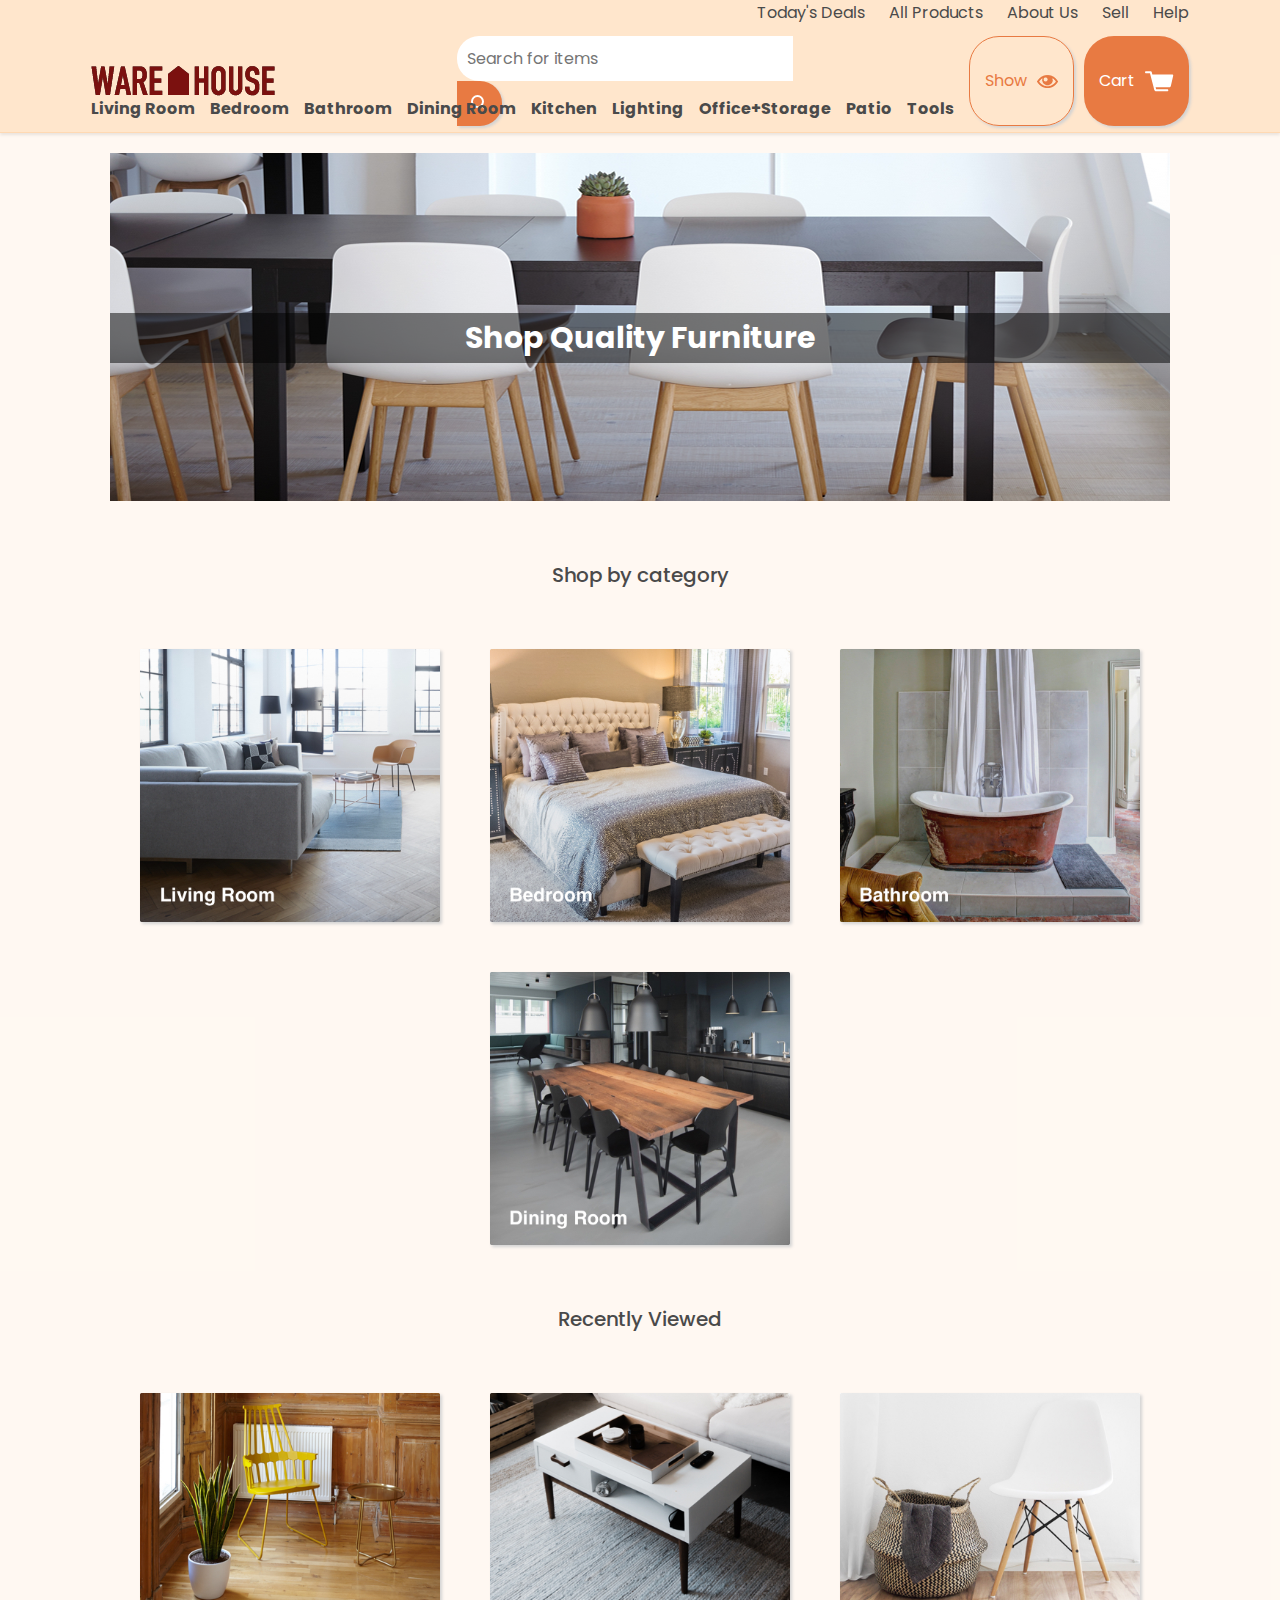
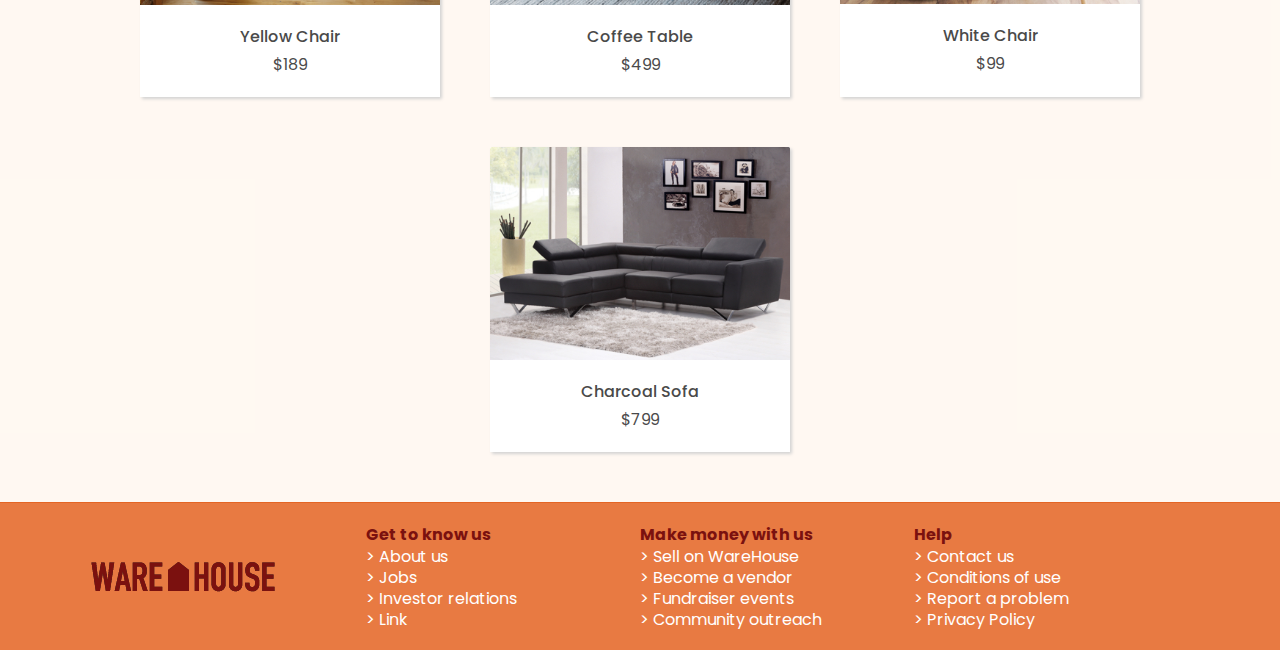
<file: index.html>
<!DOCTYPE html>
<html>
<head>
  <meta name="viewport" content="width=device-width,initial-scale=1.0">

  <link rel="stylesheet" type="text/css" href="resources/css/reset.css">
  <link rel="stylesheet" type="text/css" href="resources/css/base.css">
  <link rel="stylesheet" type="text/css" href="resources/css/header.css">
  <link rel="stylesheet" type="text/css" href="resources/css/index.css">
  <link rel="stylesheet" media="screen and (max-width: 1070px)" href="resources/css/base-responsive.css">
  <link href="https://fonts.googleapis.com/css?family=Poppins:400,500,700" rel="stylesheet">

  <title>WareHouse</title>

</head>

<body>

  <!-- Mobile header -->

  <div class="mobile-menu-bar">
    <a href="index.html" class="image-container logo"><img src="resources/img/logo.png"></a>
    <img class="menu-icon" src="resources/img/mobile-menu-icon.png">
  </div>

  <div class="mobile-menu">
      <h2>Get to know us</h2>
      <a href="deals.html">Today's Deals</a>
      <a href="products.html">All Products</a>
      <a href="about.html">About Us</a>
      <a href="sell.html">Sell</a>
      <a href="#">Help</a>
      <h2>Shop by Category</h2>
      <a href="living.html">Living Room</a>
      <a href="#">Bedroom</a>
      <a href="#">Bathroom</a>
      <a href="#">Dining Room</a>
      <a href="#">Kitchen</a>
      <a href="#">Lighting</a>
      <a href="#">Office+Storage</a>
      <a href="#">Patio</a>
      <a href="#">Tools</a>
      <h2>Checkout</h2>
      <a href="show-board-page.html">Show board</a>
      <a href="cart.html">Cart</a>
  </div>

  <!-- Desktop Header -->

  <header class="site-header">

    <!-- Top bar -->

    <nav role="navigation" aria-label="secondary" class="top-bar">
      <ul>
        <a href="deals.html">Today's Deals</a>
        <a href="products.html">All Products</a>
        <a href="about.html">About Us</a>
        <a href="sell.html">Sell</a>
        <a href="#">Help</a>
      </ul>
    </nav>

    <!-- Header center -->

    <div class="header-center">
      <div class="image-container">
        <a href="index.html"><img alt="Ware House Logo" src="resources/img/logo.png"></a>
      </div>
      <div aria-label="Search" class="search-bar">
        <input type="text" name="search" placeholder="Search for items">
        <a href="" class="icon"><img class="card" src="resources/img/search.svg"></a>
      </div>
      <div class="cart-show">
        <a href="show-board-page.html" class="show-board card">Show <img src="resources/img/board-icon-2.png"></a>
        <a href="cart.html" class="button cart card">Cart <img src="resources/img/cart.svg"></a>
      </div>
    </div>

    <!-- Main menu -->

    <nav role="navigation" aria-label="primary" class="main-menu">
      <ul>
        <a href="living.html">Living Room</a>
        <a href="#">Bedroom</a>
        <a href="#">Bathroom</a>
        <a href="#">Dining Room</a>
        <a href="#">Kitchen</a>
        <a href="#">Lighting</a>
        <a href="#">Office+Storage</a>
        <a href="#">Patio</a>
        <a href="#">Tools</a>
      </ul>
    </nav>

  </header>

  <!-- Hero Section -->

  <main>

    <a href="products.html"  class="hero">
      <h1>Shop Quality Furniture</h1>
    </a>

    <!-- Category section -->

    <header>
      <h2>Shop by category</h2>
    </header>

    <div class="category-list">

      <a href="living.html" class="category-item card">
        <div class="image-container">
          <img src="resources/img/products/living-room.jpg">
        </div>
      </a>

      <a href="#" class="category-item card">
        <div class="image-container">
          <img src="resources/img/products/bedroom.jpg">
        </div>
      </a>

      <a href="#" class="category-item card">
        <div class="image-container">
          <img src="resources/img/products/bathroom.jpg">
        </div>
      </a>

      <a href="#" class="category-item card">
        <div class="image-container">
          <img src="resources/img/products/dining-room.jpg">
        </div>
      </a>

    </div>

    <!-- Products section -->

    <header class="recently-viewed-title">
      <h2>Recently Viewed</h2>
    </header>

    <section class="product-list">

      <article class="product-item card">
        <a href="#">
          <div class="image-container">
            <img src="resources/img/chairs/yellow-chair.jpg">
          </div>
          <div class="description">
            <h3>Yellow Chair</h3>
            <span class="price">$189</span>
          </div>
        </a>
      </article>

      <article class="product-item card">
        <a href="#">
          <div class="image-container">
            <img src="resources/img/tables/coffee-table.jpg">
          </div>
          <div class="description">
            <h3>Coffee Table</h3>
            <span class="price">$499</span>
          </div>
        </a>
      </article>

      <article class="product-item card">
        <a href="#">
          <div class="image-container">
            <img src="resources/img/chairs/white-chair.jpg">
          </div>
          <div class="description">
            <h3>White Chair</h3>
            <span class="price">$99</span>
          </div>
        </a>
      </article>

      <article class="product-item card">
        <a href="#">
          <div class="image-container">
            <img src="resources/img/sofas/charcoal-sofa.jpg">
          </div>
          <div class="description">
            <h3>Charcoal Sofa</h3>
            <span class="price">$799</span>
          </div>
        </a>
      </article>

    </section>

  </main>

  <script src="https://code.jquery.com/jquery-3.2.1.min.js" integrity="sha256-hwg4gsxgFZhOsEEamdOYGBf13FyQuiTwlAQgxVSNgt4=" crossorigin="anonymous"></script>
  <script src='resources/js/main.js'></script>

  <!-- Footer -->

  <footer>
    <img alt="Ware House Logo" src="resources/img/logo.png">
    <nav class="links">
      <h4>Get to know us</h4>
      <a href="about.html">About us</a>
      <a href="jobs.html">Jobs</a>
      <a href="#">Investor relations</a>
      <a href="#">Link</a>
    </nav>
    <nav class="links">
      <h4>Make money with us</h4>
      <a href="sell.html">Sell on WareHouse</a>
      <a href="#">Become a vendor</a>
      <a href="#">Fundraiser events</a>
      <a href="#">Community outreach</a>
    </nav>
    <nav class="links">
      <h4>Help</h4>
      <a href="#">Contact us</a>
      <a href="#">Conditions of use</a>
      <a href="#">Report a problem</a>
      <a href="#">Privacy Policy</a>
    </nav>
  </footer>

</body>
</html>
</file>
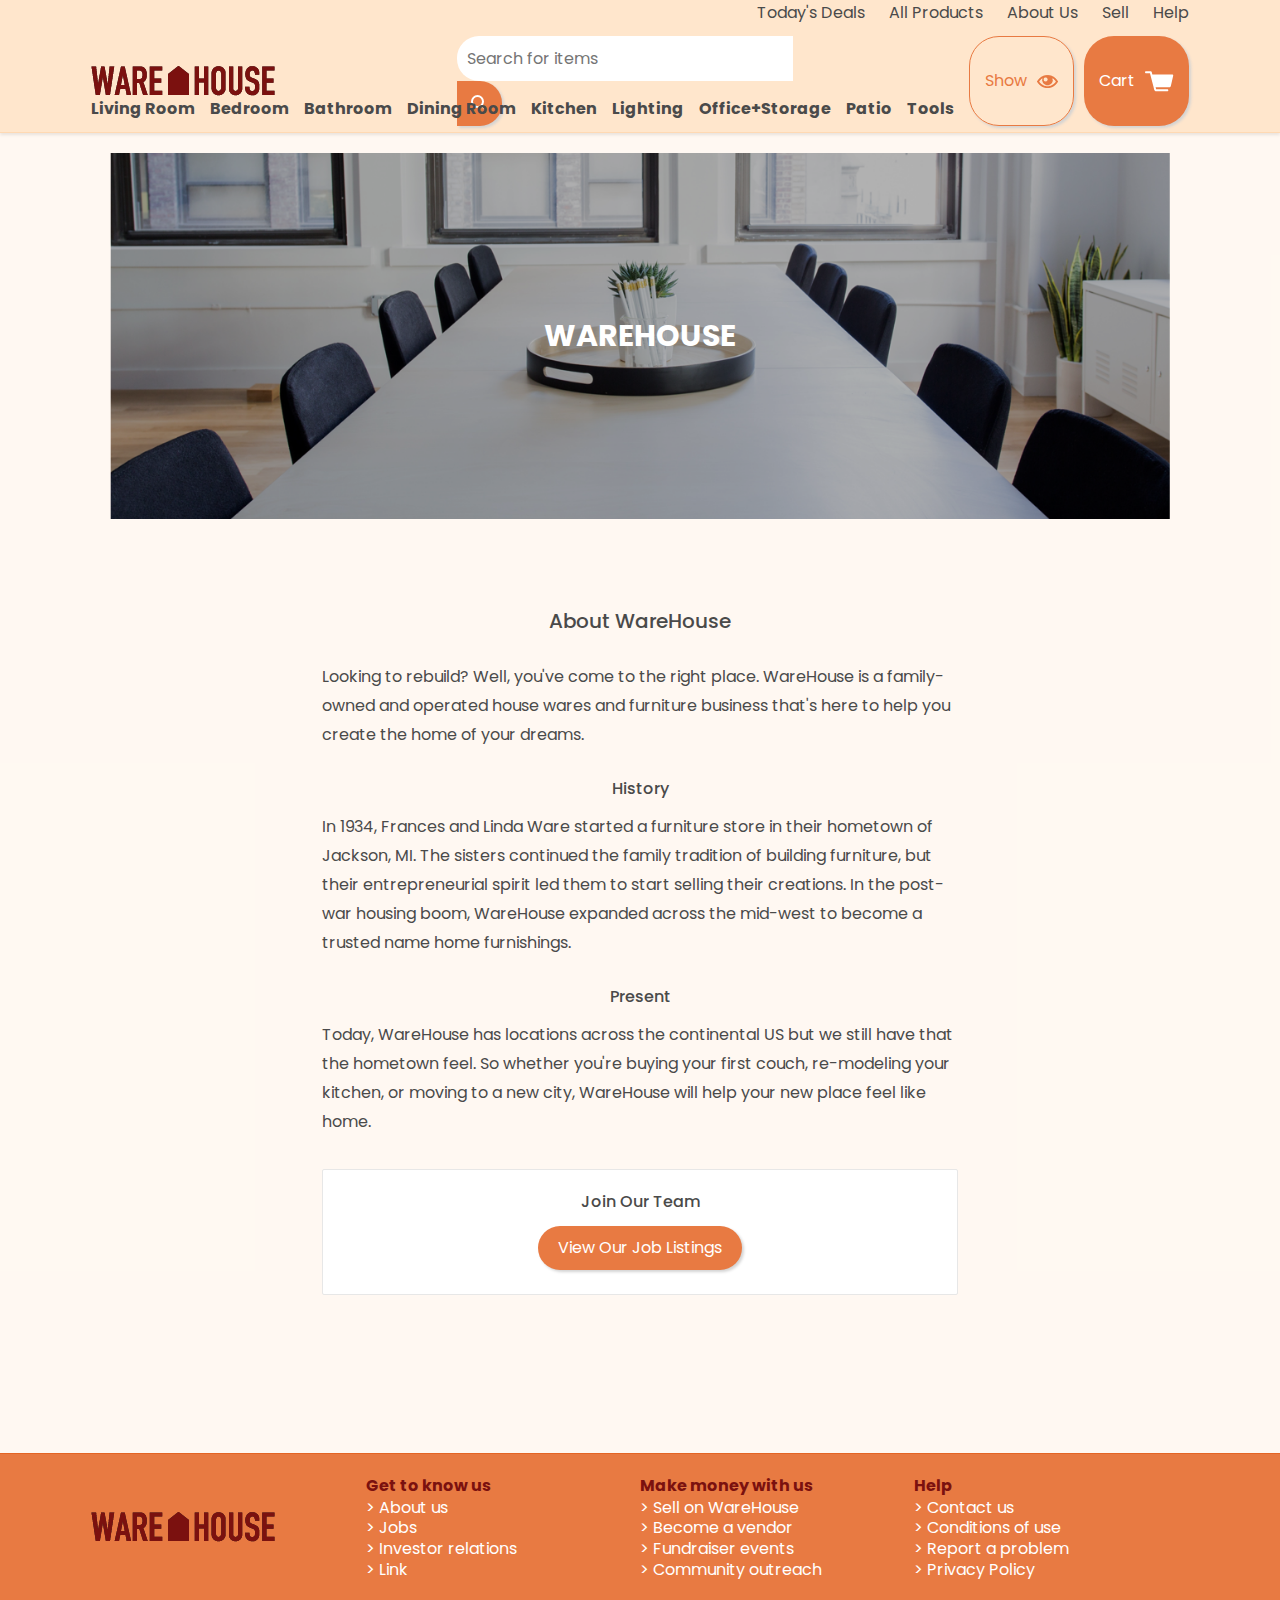
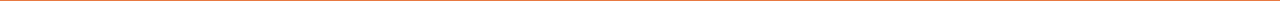
<file: about.html>
<!DOCTYPE html>
<html>
<head>
  <title>WareHouse</title>
  <meta name="viewport" content="width=device-width,initial-scale=1.0">
  <link rel="stylesheet" type="text/css" href="resources/css/reset.css">
  <link rel="stylesheet" type="text/css" href="resources/css/base.css">
  <link rel="stylesheet" type="text/css" href="resources/css/header.css">
  <link rel="stylesheet" type="text/css" href="resources/css/about.css">
  <link rel="stylesheet" media="screen and (max-width: 1070px)" href="resources/css/base-responsive.css">
  <link rel="stylesheet" media="screen and (max-width: 1070px)" href="resources/css/about-responsive.css">
  <link href="https://fonts.googleapis.com/css?family=Poppins:400,500,700" rel="stylesheet">
</head>
<body>

  <!-- Mobile header -->

  <div class="mobile-menu-bar">
    <a href="index.html" class="image-container logo"><img src="resources/img/logo.png"></a>
    <img class="menu-icon" src="resources/img/mobile-menu-icon.png">
  </div>

  <div class="mobile-menu">
      <h2>Get to know us</h2>
      <a href="deals.html">Today's Deals</a>
      <a href="products.html">All Products</a>
      <a href="about.html">About Us</a>
      <a href="sell.html">Sell</a>
      <a href="#">Help</a>
      <h2>Shop by Category</h2>
      <a href="living.html">Living Room</a>
      <a href="#">Bedroom</a>
      <a href="#">Bathroom</a>
      <a href="#">Dining Room</a>
      <a href="#">Kitchen</a>
      <a href="#">Lighting</a>
      <a href="#">Office+Storage</a>
      <a href="#">Patio</a>
      <a href="#">Tools</a>
      <h2>Checkout</h2>
      <a href="show-board-page.html">Show board</a>
      <a href="cart.html">Cart</a>
  </div>

  <!-- Desktop Header -->

  <header class="site-header">

    <!-- Top bar -->

    <nav role="navigation" aria-label="secondary" class="top-bar">
      <ul>
        <a href="deals.html">Today's Deals</a>
        <a href="products.html">All Products</a>
        <a href="about.html">About Us</a>
        <a href="sell.html">Sell</a>
        <a href="#">Help</a>
      </ul>
    </nav>

    <!-- Header center -->

    <div class="header-center">
      <div class="image-container">
        <a href="index.html"><img alt="Ware House Logo" src="resources/img/logo.png"></a>
      </div>
      <div aria-label="Search" class="search-bar">
        <input type="text" name="search" placeholder="Search for items">
        <a href="" class="icon"><img class="card" src="resources/img/search.svg"></a>
      </div>
      <div class="cart-show">
        <a href="show-board-page.html" class="show-board card">Show <img src="resources/img/board-icon-2.png"></a>
        <a href="cart.html" class="button cart card">Cart <img src="resources/img/cart.svg"></a>
      </div>
    </div>

    <!-- Main menu -->

    <nav role="navigation" aria-label="primary" class="main-menu">
      <ul>
        <a href="living.html">Living Room</a>
        <a href="#">Bedroom</a>
        <a href="#">Bathroom</a>
        <a href="#">Dining Room</a>
        <a href="#">Kitchen</a>
        <a href="#">Lighting</a>
        <a href="#">Office+Storage</a>
        <a href="#">Patio</a>
        <a href="#">Tools</a>
      </ul>
    </nav>

  </header>

  <!-- About Section -->

  <div id="main" class="about">
    <h1>WAREHOUSE</h1>
    <div class="information">
      <h2>About WareHouse</h2>
      <p>
        Looking to rebuild? Well, you've come to the right place. WareHouse
        is a family-owned and operated house wares and furniture business
        that's here to help you create the home of your dreams.
      </p>
      <h3>History</h3>
      <p>
        In 1934, Frances and Linda Ware started a furniture store in their
        hometown of Jackson, MI. The sisters continued the family tradition
        of building furniture, but their entrepreneurial spirit led them to
        start selling their creations. In the post-war housing boom, WareHouse
        expanded across the mid-west to become a trusted name home furnishings.
      </p>
      <h3>Present</h3>
      <p>
        Today, WareHouse has locations across the continental US but we still
        have that the hometown feel. So whether you're buying your first couch,
        re-modeling your kitchen, or moving to a new city, WareHouse will help your new place feel like home.
      </p>
      <div class="join">
        <h3>Join Our Team</h3>
        <a href="jobs.html" class="button card">View Our Job Listings</a>
      </div>
    </div>
  </div>

  <script src="https://code.jquery.com/jquery-3.2.1.min.js" integrity="sha256-hwg4gsxgFZhOsEEamdOYGBf13FyQuiTwlAQgxVSNgt4=" crossorigin="anonymous"></script>
  <script src='resources/js/main.js'></script>

  <!-- Footer -->

  <footer>
    <img src="resources/img/logo.png">
    <div class="links">
      <h4>Get to know us</h4>
      <a href="#">About us</a>
      <a href="jobs.html">Jobs</a>
      <a href="#">Investor relations</a>
      <a href="#">Link</a>
    </div>
    <div class="links">
      <h4>Make money with us</h4>
      <a href="sell.html">Sell on WareHouse</a>
      <a href="#">Become a vendor</a>
      <a href="#">Fundraiser events</a>
      <a href="#">Community outreach</a>
    </div>
    <div class="links">
      <h4>Help</h4>
      <a href="#">Contact us</a>
      <a href="#">Conditions of use</a>
      <a href="#">Report a problem</a>
      <a href="#">Privacy Policy</a>
    </div>
  </footer>

</body>
</html>
</file>
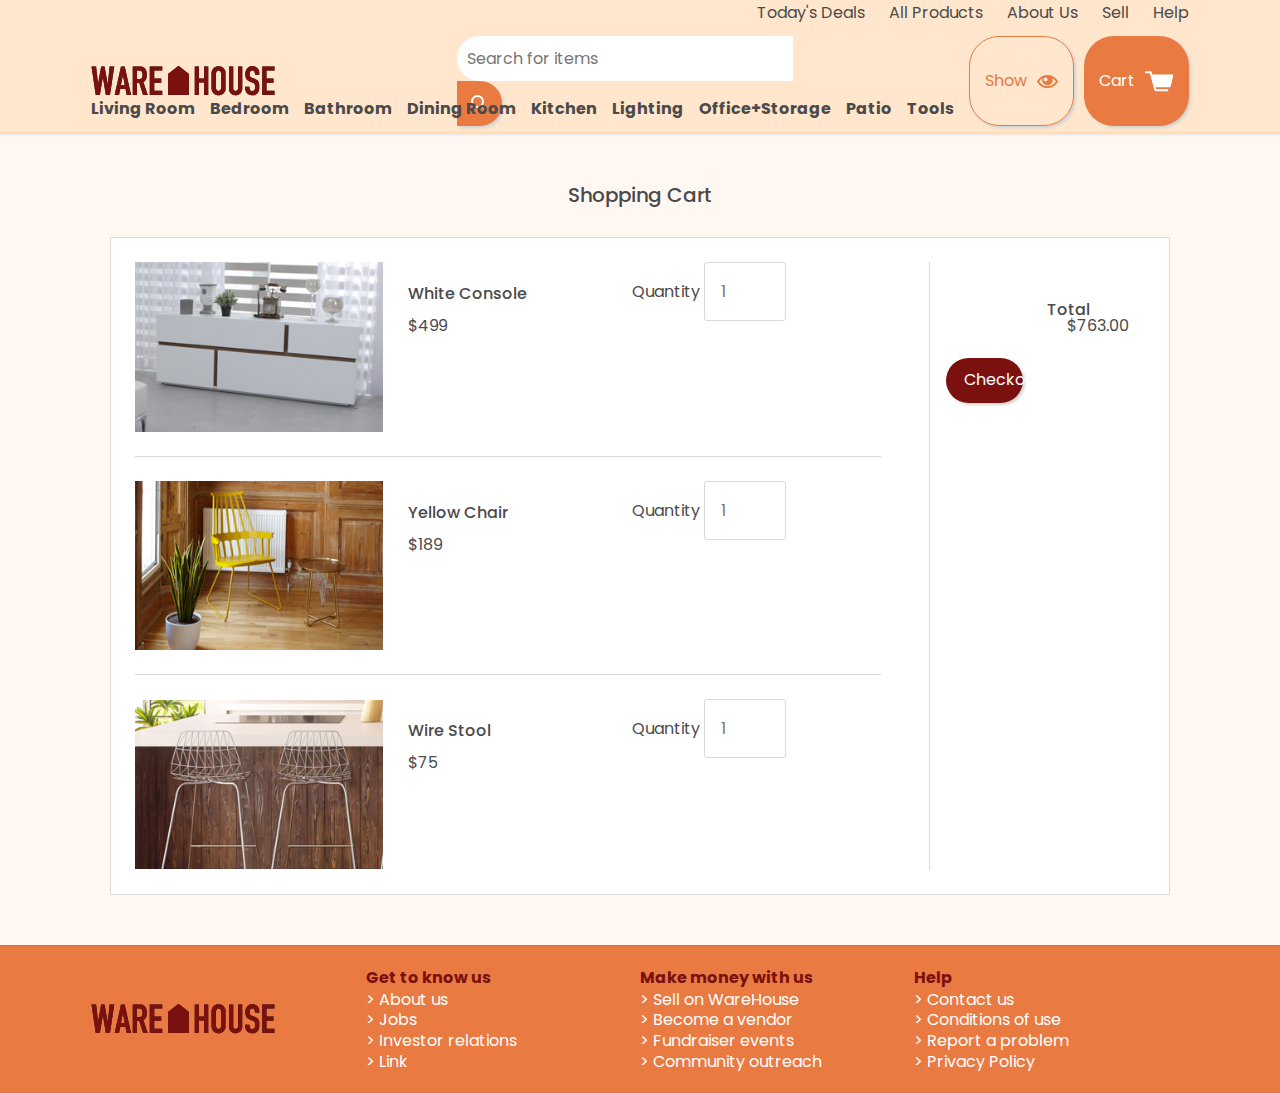
<file: cart.html>
<!DOCTYPE html>
<html>
<head>
  <title>WareHouse</title>
  <meta name="viewport" content="width=device-width,initial-scale=1.0">
  <link rel="stylesheet" type="text/css" href="resources/css/reset.css">
  <link rel="stylesheet" type="text/css" href="resources/css/base.css">
  <link rel="stylesheet" type="text/css" href="resources/css/header.css">
  <link rel="stylesheet" type="text/css" href="resources/css/cart.css">
  <link rel="stylesheet" media="screen and (max-width: 1070px)" href="resources/css/base-responsive.css">
  <link rel="stylesheet" media="screen and (max-width: 1070px)" href="resources/css/cart-responsive.css">
  <link href="https://fonts.googleapis.com/css?family=Poppins:400,500,700" rel="stylesheet">
</head>
<body>

  <!-- Mobile header -->

  <div class="mobile-menu-bar">
    <a href="index.html" class="image-container logo"><img src="resources/img/logo.png"></a>
    <img class="menu-icon" src="resources/img/mobile-menu-icon.png">
  </div>

  <div class="mobile-menu">
      <h2>Get to know us</h2>
      <a href="deals.html">Today's Deals</a>
      <a href="products.html">All Products</a>
      <a href="about.html">About Us</a>
      <a href="sell.html">Sell</a>
      <a href="#">Help</a>
      <h2>Shop by Category</h2>
      <a href="living.html">Living Room</a>
      <a href="#">Bedroom</a>
      <a href="#">Bathroom</a>
      <a href="#">Dining Room</a>
      <a href="#">Kitchen</a>
      <a href="#">Lighting</a>
      <a href="#">Office+Storage</a>
      <a href="#">Patio</a>
      <a href="#">Tools</a>
      <h2>Checkout</h2>
      <a href="show-board-page.html">Show board</a>
      <a href="cart.html">Cart</a>
  </div>

  <!-- Desktop Header -->

  <header class="site-header">

    <!-- Top bar -->

    <nav role="navigation" aria-label="secondary" class="top-bar">
      <ul>
        <a href="deals.html">Today's Deals</a>
        <a href="products.html">All Products</a>
        <a href="about.html">About Us</a>
        <a href="sell.html">Sell</a>
        <a href="#">Help</a>
      </ul>
    </nav>

    <!-- Header center -->

    <div class="header-center">
      <div class="image-container">
        <a href="index.html"><img alt="Ware House Logo" src="resources/img/logo.png"></a>
      </div>
      <div aria-label="Search" class="search-bar">
        <input type="text" name="search" placeholder="Search for items">
        <a href="" class="icon"><img class="card" src="resources/img/search.svg"></a>
      </div>
      <div class="cart-show">
        <a href="show-board-page.html" class="show-board card">Show <img src="resources/img/board-icon-2.png"></a>
        <a href="cart.html" class="button cart card">Cart <img src="resources/img/cart.svg"></a>
      </div>
    </div>

    <!-- Main menu -->

    <nav role="navigation" aria-label="primary" class="main-menu">
      <ul>
        <a href="living.html">Living Room</a>
        <a href="#">Bedroom</a>
        <a href="#">Bathroom</a>
        <a href="#">Dining Room</a>
        <a href="#">Kitchen</a>
        <a href="#">Lighting</a>
        <a href="#">Office+Storage</a>
        <a href="#">Patio</a>
        <a href="#">Tools</a>
      </ul>
    </nav>

  </header>

  <!-- Cart -->

  <div id="main" class="product-list-section">

    <h2>Shopping Cart</h2>

    <div class="shopping-cart">

      <div class="row">

        <div class="image-container">
          <img src="resources/img/cart/white-console.jpg">
        </div>

        <div class="description">
          <h3>White Console</h3>
          <br>
          <span class="price">$499</span>
        </div>

        <div class="quantity">
          Quantity <input type="number" name="Quantity" placeholder="1">
        </div>
      </div>

      <div class="row">
        <div class="image-container">
          <img src="resources/img/cart/yellow-chair.jpg">
        </div>

        <div class="description">
          <h3>Yellow Chair</h3>
          <br>
          <span class="price">$189</span>
        </div>

        <div class="quantity">
          Quantity <input type="number" name="Quantity" placeholder="1">
        </div>
      </div>

      <div class="row" id="no-border">

        <div class="image-container">
          <img src="resources/img/cart/wire-stool.jpg">
        </div>

        <div class="description">
          <h3>Wire Stool</h3>
          <br>
          <span class="price">$75</span>
        </div>

        <div class="quantity">
          Quantity <input type="number" name="Quantity" placeholder="1">
        </div>

      </div>

      <div class="total">
        <div class="description">
          <h3>Total</h3>
          <span class="price">$763.00</span>
        </div>
        <a href="" class="button checkout-button card">Checkout</a>
      </div>

    </div>

  </div>

  <script src="https://code.jquery.com/jquery-3.2.1.min.js" integrity="sha256-hwg4gsxgFZhOsEEamdOYGBf13FyQuiTwlAQgxVSNgt4=" crossorigin="anonymous"></script>
  <script src='resources/js/main.js'></script>

  <!-- Footer -->

  <footer>
    <img alt="Ware House Logo" src="resources/img/logo.png">
    <nav class="links">
      <h4>Get to know us</h4>
      <a href="about.html">About us</a>
      <a href="jobs.html">Jobs</a>
      <a href="#">Investor relations</a>
      <a href="#">Link</a>
    </nav>
    <nav class="links">
      <h4>Make money with us</h4>
      <a href="sell.html">Sell on WareHouse</a>
      <a href="#">Become a vendor</a>
      <a href="#">Fundraiser events</a>
      <a href="#">Community outreach</a>
    </nav>
    <nav class="links">
      <h4>Help</h4>
      <a href="#">Contact us</a>
      <a href="#">Conditions of use</a>
      <a href="#">Report a problem</a>
      <a href="#">Privacy Policy</a>
    </nav>
  </footer>

</body>
</html>
</file>
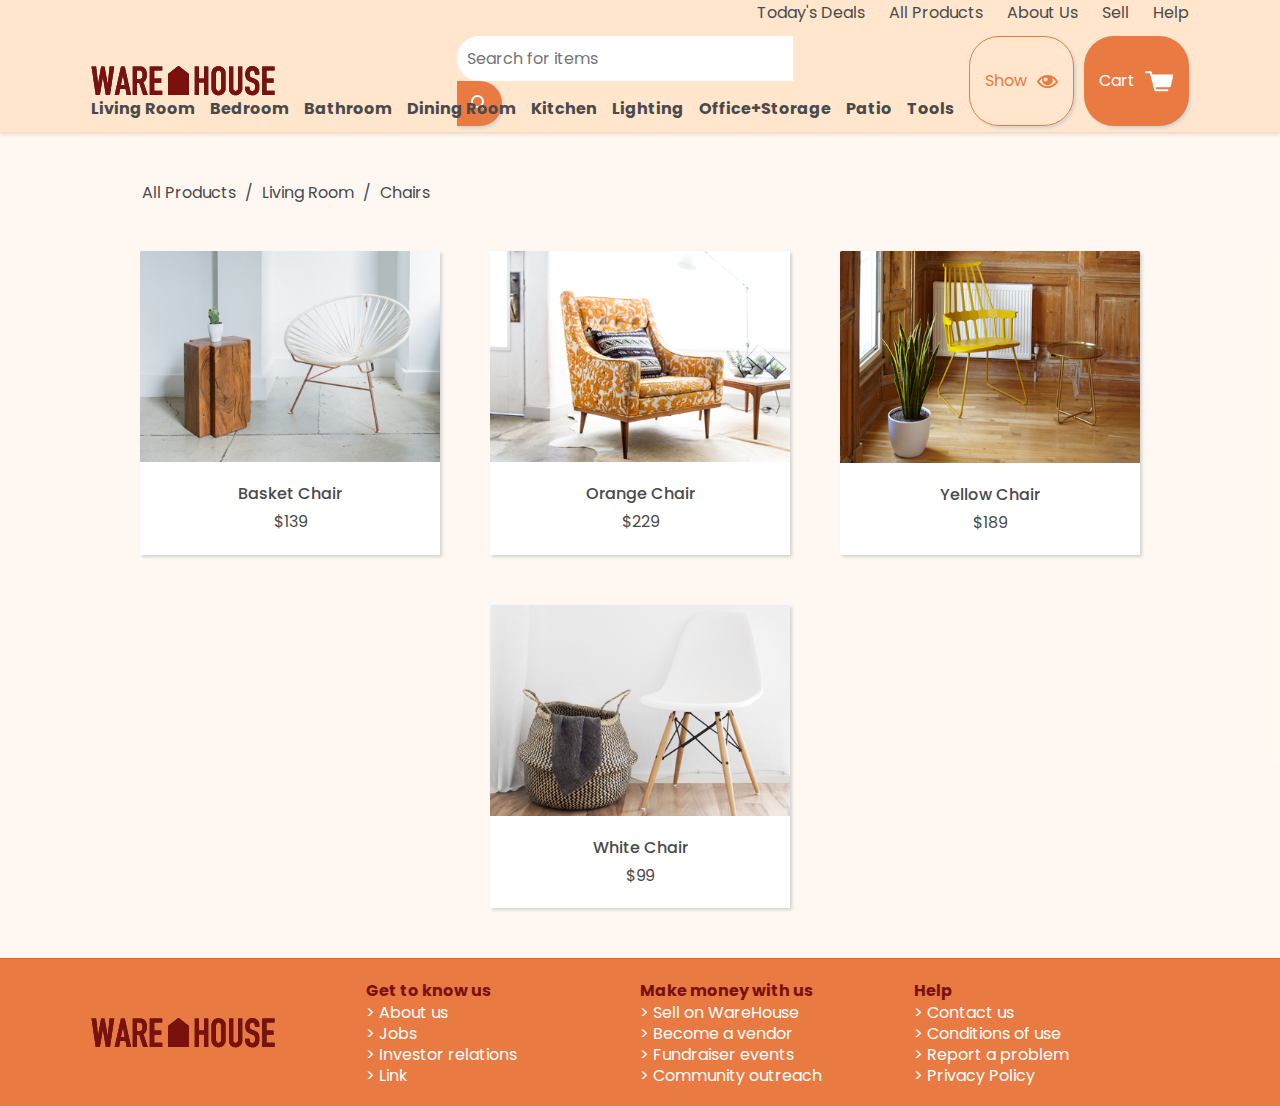
<file: chairs.html>
<!DOCTYPE html>
<html>
<head>
  <title>WareHouse</title>
  <meta name="viewport" content="width=device-width,initial-scale=1.0">
  <link rel="stylesheet" type="text/css" href="resources/css/reset.css">
  <link rel="stylesheet" type="text/css" href="resources/css/base.css">
  <link rel="stylesheet" type="text/css" href="resources/css/header.css">
  <link rel="stylesheet" media="screen and (max-width: 1070px)" href="resources/css/base-responsive.css">
  <link href="https://fonts.googleapis.com/css?family=Poppins:400,500,700" rel="stylesheet">
</head>

<body>

  <!-- Mobile header -->

  <div class="mobile-menu-bar">
    <a href="index.html" class="image-container logo"><img src="resources/img/logo.png"></a>
    <img class="menu-icon" src="resources/img/mobile-menu-icon.png">
  </div>

  <div class="mobile-menu">
      <h2>Get to know us</h2>
      <a href="deals.html">Today's Deals</a>
      <a href="products.html">All Products</a>
      <a href="about.html">About Us</a>
      <a href="sell.html">Sell</a>
      <a href="#">Help</a>
      <h2>Shop by Category</h2>
      <a href="living.html">Living Room</a>
      <a href="#">Bedroom</a>
      <a href="#">Bathroom</a>
      <a href="#">Dining Room</a>
      <a href="#">Kitchen</a>
      <a href="#">Lighting</a>
      <a href="#">Office+Storage</a>
      <a href="#">Patio</a>
      <a href="#">Tools</a>
      <h2>Checkout</h2>
      <a href="show-board-page.html">Show board</a>
      <a href="cart.html">Cart</a>
  </div>

  <!-- Desktop Header -->

  <header class="site-header">

    <!-- Top bar -->

    <nav role="navigation" aria-label="secondary" class="top-bar">
      <ul>
        <a href="deals.html">Today's Deals</a>
        <a href="products.html">All Products</a>
        <a href="about.html">About Us</a>
        <a href="sell.html">Sell</a>
        <a href="#">Help</a>
      </ul>
    </nav>

    <!-- Header center -->

    <div class="header-center">
      <div class="image-container">
        <a href="index.html"><img alt="Ware House Logo" src="resources/img/logo.png"></a>
      </div>
      <div aria-label="Search" class="search-bar">
        <input type="text" name="search" placeholder="Search for items">
        <a href="" class="icon"><img class="card" src="resources/img/search.svg"></a>
      </div>
      <div class="cart-show">
        <a href="show-board-page.html" class="show-board card">Show <img src="resources/img/board-icon-2.png"></a>
        <a href="cart.html" class="button cart card">Cart <img src="resources/img/cart.svg"></a>
      </div>
    </div>

    <!-- Main menu -->

    <nav role="navigation" aria-label="primary" class="main-menu">
      <ul>
        <a href="living.html">Living Room</a>
        <a href="#">Bedroom</a>
        <a href="#">Bathroom</a>
        <a href="#">Dining Room</a>
        <a href="#">Kitchen</a>
        <a href="#">Lighting</a>
        <a href="#">Office+Storage</a>
        <a href="#">Patio</a>
        <a href="#">Tools</a>
      </ul>
    </nav>

  </header>

  <!-- Main Section -->

  <div id="main" class="product-list-section">

    <!-- Breadcrumb Section -->

    <ul class="breadcrumb">
      <li><a href="products.html">All Products</a></li>
      <li><a href="living.html">Living Room</a></li>
      <li>Chairs</li>
    </ul>

    <!-- Chairs Section -->

    <div class="product-list">

      <a href="#" class="product-item card">
        <div class="image-container">
          <img src="resources/img/chairs/basket-chair.jpg">
        </div>
        <div class="description">
          <h3>Basket Chair</h3>
          <span class="price">$139</span>
        </div>
      </a>

      <a href="#" class="product-item card">
        <div class="image-container">
          <img src="resources/img/chairs/orange-chair.jpg">
        </div>
        <div class="description">
          <h3>Orange Chair</h3>
          <span class="price">$229</span>
        </div>
      </a>

      <a href="#" class="product-item card">
        <div class="image-container">
          <img src="resources/img/chairs/yellow-chair.jpg">
        </div>
        <div class="description">
          <h3>Yellow Chair</h3>
          <span class="price">$189</span>
        </div>
      </a>

      <a href="#" class="product-item card">
        <div class="image-container">
          <img src="resources/img/chairs/white-chair.jpg">
        </div>
        <div class="description">
          <h3>White Chair</h3>
          <span class="price">$99</span>
        </div>
      </a>
    </div>
  </div>

  <script src="https://code.jquery.com/jquery-3.2.1.min.js" integrity="sha256-hwg4gsxgFZhOsEEamdOYGBf13FyQuiTwlAQgxVSNgt4=" crossorigin="anonymous"></script>
  <script src='resources/js/main.js'></script>

  <!-- Footer -->

  <footer>
    <img src="resources/img/logo.png">
    <div class="links">
      <h4>Get to know us</h4>
      <a href="#">About us</a>
      <a href="jobs.html">Jobs</a>
      <a href="#">Investor relations</a>
      <a href="#">Link</a>
    </div>
    <div class="links">
      <h4>Make money with us</h4>
      <a href="sell.html">Sell on WareHouse</a>
      <a href="#">Become a vendor</a>
      <a href="#">Fundraiser events</a>
      <a href="#">Community outreach</a>
    </div>
    <div class="links">
      <h4>Help</h4>
      <a href="#">Contact us</a>
      <a href="#">Conditions of use</a>
      <a href="#">Report a problem</a>
      <a href="#">Privacy Policy</a>
    </div>
  </footer>
</body>
</html>
</file>
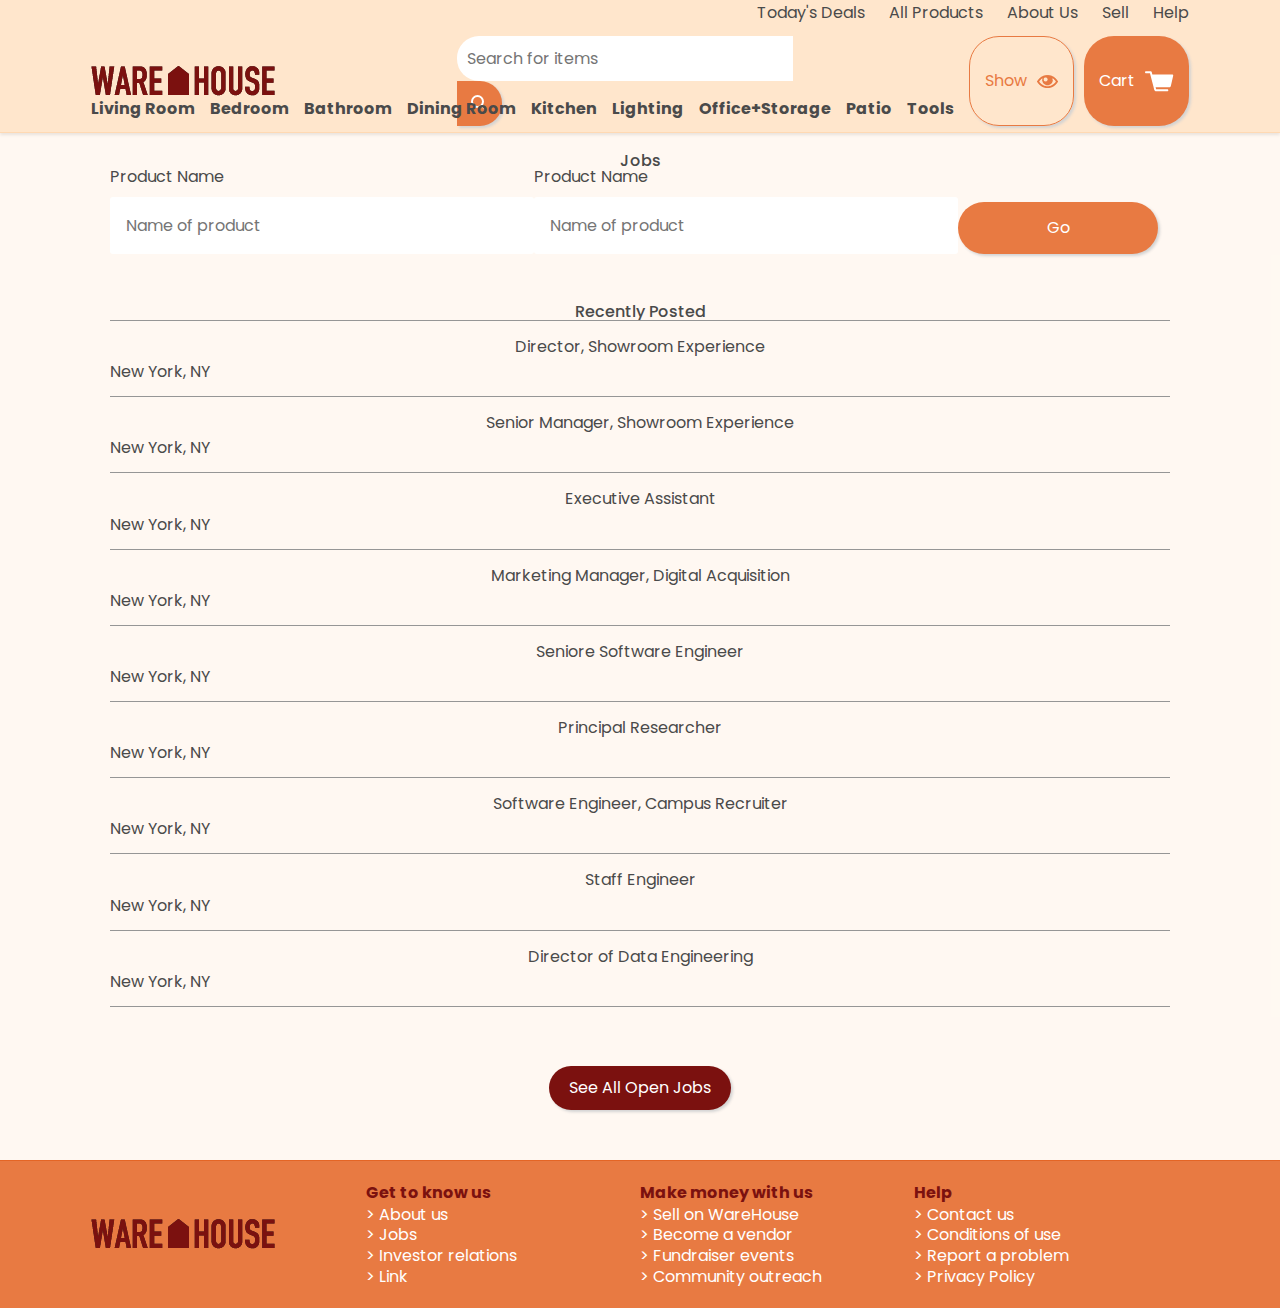
<file: jobs.html>
<!DOCTYPE html>
<html>
<head>
  <title>WareHouse</title>
  <meta name="viewport" content="width=device-width,initial-scale=1.0">
  <link rel="stylesheet" type="text/css" href="resources/css/reset.css">
  <link rel="stylesheet" type="text/css" href="resources/css/base.css">
  <link rel="stylesheet" type="text/css" href="resources/css/header.css">
  <link rel="stylesheet" type="text/css" href="resources/css/jobs.css">
  <link rel="stylesheet" media="screen and (max-width: 1070px)" href="resources/css/base-responsive.css">
  <link rel="stylesheet" media="screen and (max-width: 1070px)" href="resources/css/jobs-responsive.css">
  <link href="https://fonts.googleapis.com/css?family=Poppins:400,500,700" rel="stylesheet">
</head>

<body>

  <!-- Mobile header -->

  <div class="mobile-menu-bar">
    <a href="index.html" class="image-container logo"><img src="resources/img/logo.png"></a>
    <img class="menu-icon" src="resources/img/mobile-menu-icon.png">
  </div>

  <div class="mobile-menu">
      <h2>Get to know us</h2>
      <a href="deals.html">Today's Deals</a>
      <a href="products.html">All Products</a>
      <a href="about.html">About Us</a>
      <a href="sell.html">Sell</a>
      <a href="#">Help</a>
      <h2>Shop by Category</h2>
      <a href="living.html">Living Room</a>
      <a href="#">Bedroom</a>
      <a href="#">Bathroom</a>
      <a href="#">Dining Room</a>
      <a href="#">Kitchen</a>
      <a href="#">Lighting</a>
      <a href="#">Office+Storage</a>
      <a href="#">Patio</a>
      <a href="#">Tools</a>
      <h2>Checkout</h2>
      <a href="show-board-page.html">Show board</a>
      <a href="cart.html">Cart</a>
  </div>

  <!-- Desktop Header -->

  <header class="site-header">

    <!-- Top bar -->

    <nav role="navigation" aria-label="secondary" class="top-bar">
      <ul>
        <a href="deals.html">Today's Deals</a>
        <a href="products.html">All Products</a>
        <a href="about.html">About Us</a>
        <a href="sell.html">Sell</a>
        <a href="#">Help</a>
      </ul>
    </nav>

    <!-- Header center -->

    <div class="header-center">
      <div class="image-container">
        <a href="index.html"><img alt="Ware House Logo" src="resources/img/logo.png"></a>
      </div>
      <div aria-label="Search" class="search-bar">
        <input type="text" name="search" placeholder="Search for items">
        <a href="" class="icon"><img class="card" src="resources/img/search.svg"></a>
      </div>
      <div class="cart-show">
        <a href="show-board-page.html" class="show-board card">Show <img src="resources/img/board-icon-2.png"></a>
        <a href="cart.html" class="button cart card">Cart <img src="resources/img/cart.svg"></a>
      </div>
    </div>

    <!-- Main menu -->

    <nav role="navigation" aria-label="primary" class="main-menu">
      <ul>
        <a href="living.html">Living Room</a>
        <a href="#">Bedroom</a>
        <a href="#">Bathroom</a>
        <a href="#">Dining Room</a>
        <a href="#">Kitchen</a>
        <a href="#">Lighting</a>
        <a href="#">Office+Storage</a>
        <a href="#">Patio</a>
        <a href="#">Tools</a>
      </ul>
    </nav>

  </header>

  <!-- Job List Section -->

  <div id="main" class="jobs">
    <h3>Jobs</h3>

    <!-- Job Search Bar -->

    <form>
      <div id="name" class="field">
        <label for="name">Product Name</label>
        <input type="text" name="name" placeholder="Name of product">
      </div>
      <div id="name" class="field">
        <label for="name">Product Name</label>
        <input type="text" name="name" placeholder="Name of product">
      </div>
      <a href="#" class="button card job-search-button">Go</a>
    </form>

    <!-- Recently Posted Job List -->

    <h3>Recently Posted</h3>
    <div class="job-list">
      <div class="job">
        <h4>Director, Showroom Experience</h4>
        <span>New York, NY</span>
      </div>
      <div class="job">
        <h4>Senior Manager, Showroom Experience</h4>
        <span>New York, NY</span>
      </div>
      <div class="job">
        <h4>Executive Assistant</h4>
        <span>New York, NY</span>
      </div>
      <div class="job">
        <h4>Marketing Manager, Digital Acquisition</h4>
        <span>New York, NY</span>
      </div>
      <div class="job">
        <h4>Seniore Software Engineer</h4>
        <span>New York, NY</span>
      </div>
      <div class="job">
        <h4>Principal Researcher</h4>
        <span>New York, NY</span>
      </div>
      <div class="job">
        <h4>Software Engineer, Campus Recruiter</h4>
        <span>New York, NY</span>
      </div>
      <div class="job">
        <h4>Staff Engineer</h4>
        <span>New York, NY</span>
      </div>
      <div class="job">
        <h4>Director of Data Engineering</h4>
        <span>New York, NY</span>
      </div>
    </div>
    <a href="#" class="button card checkout-button" id="see-all-jobs">See All Open Jobs</a>
  </div>

  <script src="https://code.jquery.com/jquery-3.2.1.min.js" integrity="sha256-hwg4gsxgFZhOsEEamdOYGBf13FyQuiTwlAQgxVSNgt4=" crossorigin="anonymous"></script>
  <script src='resources/js/main.js'></script>

  <!-- Footer -->

  <footer>
    <img src="resources/img/logo.png">
    <div class="links">
      <h4>Get to know us</h4>
      <a href="#">About us</a>
      <a href="jobs.html">Jobs</a>
      <a href="#">Investor relations</a>
      <a href="#">Link</a>
    </div>
    <div class="links">
      <h4>Make money with us</h4>
      <a href="sell.html">Sell on WareHouse</a>
      <a href="#">Become a vendor</a>
      <a href="#">Fundraiser events</a>
      <a href="#">Community outreach</a>
    </div>
    <div class="links">
      <h4>Help</h4>
      <a href="#">Contact us</a>
      <a href="#">Conditions of use</a>
      <a href="#">Report a problem</a>
      <a href="#">Privacy Policy</a>
    </div>
  </footer>
</body>
</html>
</file>
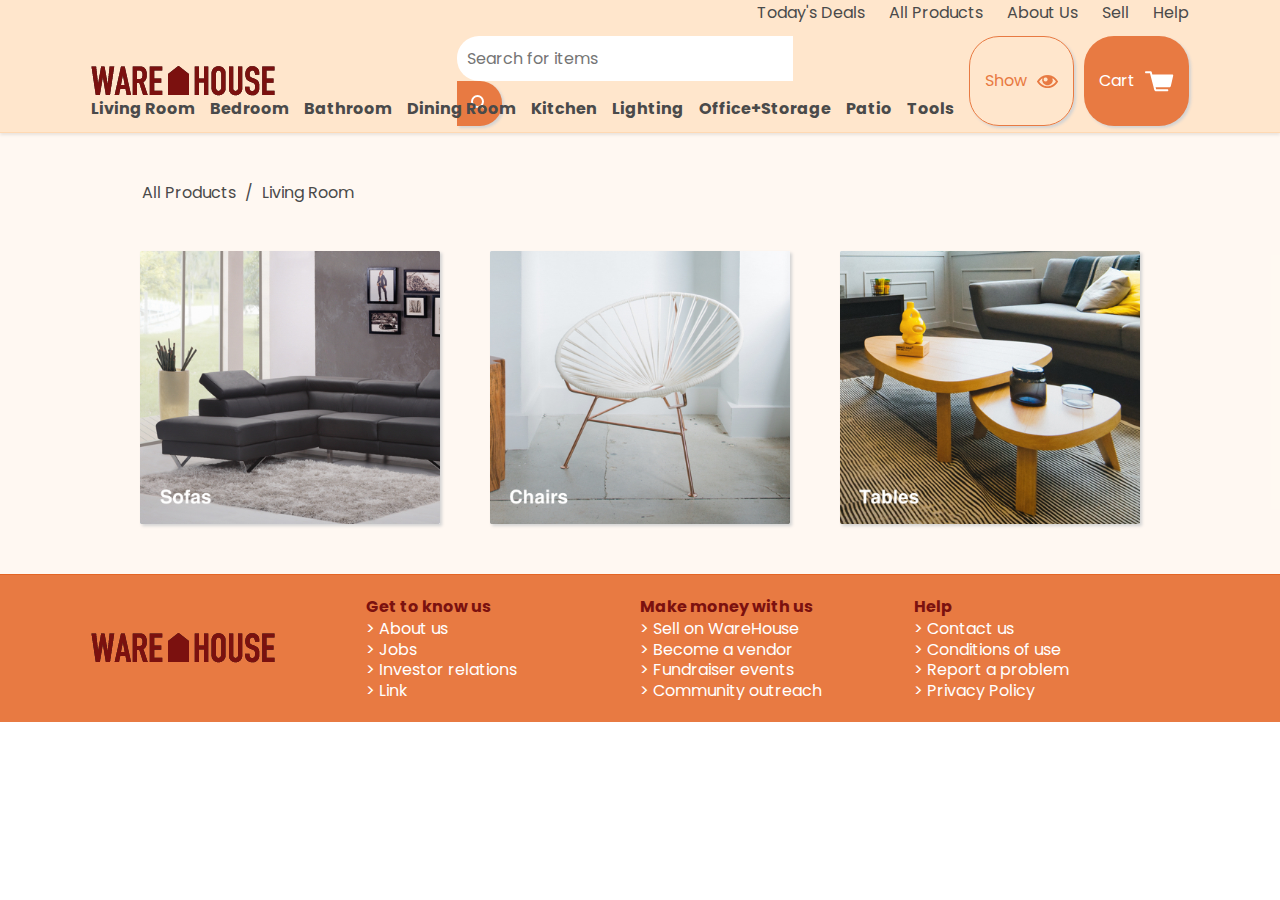
<file: living.html>
<!DOCTYPE html>
<html>
<head>
  <title>WareHouse</title>
  <meta name="viewport" content="width=device-width,initial-scale=1.0">
  <link rel="stylesheet" type="text/css" href="resources/css/reset.css">
  <link rel="stylesheet" type="text/css" href="resources/css/base.css">
  <link rel="stylesheet" type="text/css" href="resources/css/header.css">
  <link rel="stylesheet" media="screen and (max-width: 1070px)" href="resources/css/base-responsive.css">
  <link href="https://fonts.googleapis.com/css?family=Poppins:400,500,700" rel="stylesheet">
</head>
<body>

  <!-- Mobile header -->

  <div class="mobile-menu-bar">
    <a href="index.html" class="image-container logo"><img src="resources/img/logo.png"></a>
    <img class="menu-icon" src="resources/img/mobile-menu-icon.png">
  </div>

  <div class="mobile-menu">
      <h2>Get to know us</h2>
      <a href="deals.html">Today's Deals</a>
      <a href="products.html">All Products</a>
      <a href="about.html">About Us</a>
      <a href="sell.html">Sell</a>
      <a href="#">Help</a>
      <h2>Shop by Category</h2>
      <a href="living.html">Living Room</a>
      <a href="#">Bedroom</a>
      <a href="#">Bathroom</a>
      <a href="#">Dining Room</a>
      <a href="#">Kitchen</a>
      <a href="#">Lighting</a>
      <a href="#">Office+Storage</a>
      <a href="#">Patio</a>
      <a href="#">Tools</a>
      <h2>Checkout</h2>
      <a href="show-board-page.html">Show board</a>
      <a href="cart.html">Cart</a>
  </div>

  <!-- Desktop Header -->

  <header class="site-header">

    <!-- Top bar -->

    <nav role="navigation" aria-label="secondary" class="top-bar">
      <ul>
        <a href="deals.html">Today's Deals</a>
        <a href="products.html">All Products</a>
        <a href="about.html">About Us</a>
        <a href="sell.html">Sell</a>
        <a href="#">Help</a>
      </ul>
    </nav>

    <!-- Header center -->

    <div class="header-center">
      <div class="image-container">
        <a href="index.html"><img alt="Ware House Logo" src="resources/img/logo.png"></a>
      </div>
      <div aria-label="Search" class="search-bar">
        <input type="text" name="search" placeholder="Search for items">
        <a href="" class="icon"><img class="card" src="resources/img/search.svg"></a>
      </div>
      <div class="cart-show">
        <a href="show-board-page.html" class="show-board card">Show <img src="resources/img/board-icon-2.png"></a>
        <a href="cart.html" class="button cart card">Cart <img src="resources/img/cart.svg"></a>
      </div>
    </div>

    <!-- Main menu -->

    <nav role="navigation" aria-label="primary" class="main-menu">
      <ul>
        <a href="living.html">Living Room</a>
        <a href="#">Bedroom</a>
        <a href="#">Bathroom</a>
        <a href="#">Dining Room</a>
        <a href="#">Kitchen</a>
        <a href="#">Lighting</a>
        <a href="#">Office+Storage</a>
        <a href="#">Patio</a>
        <a href="#">Tools</a>
      </ul>
    </nav>

  </header>

  <!-- Main Section -->

  <div id="main" class="product-list-section">

    <!-- Breadcrumb Section -->

    <ul class="breadcrumb">
      <li><a href="products.html">All Products</a></li>
      <li>Living Room</li>
    </ul>

    <!-- Subcategories Section -->

    <div class="category-list">

      <a href="sofas.html" class="category-item card">
        <div class="image-container">
          <img src="resources/img/living/sofas.jpg">
        </div>
      </a>

      <a href="chairs.html" class="category-item card">
        <div class="image-container">
          <img src="resources/img/living/chairs.jpg">
        </div>
      </a>

      <a href="tables.html" class="category-item card">
        <div class="image-container">
          <img src="resources/img/living/tables.jpg">
        </div>
      </a>

    </div>

  </div>

  <script src="https://code.jquery.com/jquery-3.2.1.min.js" integrity="sha256-hwg4gsxgFZhOsEEamdOYGBf13FyQuiTwlAQgxVSNgt4=" crossorigin="anonymous"></script>
  <script src='resources/js/main.js'></script>

  <!-- Footer -->

  <footer>
    <img src="resources/img/logo.png">
    <div class="links">
      <h4>Get to know us</h4>
      <a href="#">About us</a>
      <a href="jobs.html">Jobs</a>
      <a href="#">Investor relations</a>
      <a href="#">Link</a>
    </div>
    <div class="links">
      <h4>Make money with us</h4>
      <a href="sell.html">Sell on WareHouse</a>
      <a href="#">Become a vendor</a>
      <a href="#">Fundraiser events</a>
      <a href="#">Community outreach</a>
    </div>
    <div class="links">
      <h4>Help</h4>
      <a href="#">Contact us</a>
      <a href="#">Conditions of use</a>
      <a href="#">Report a problem</a>
      <a href="#">Privacy Policy</a>
    </div>
  </footer>
</body>
</html>
</file>
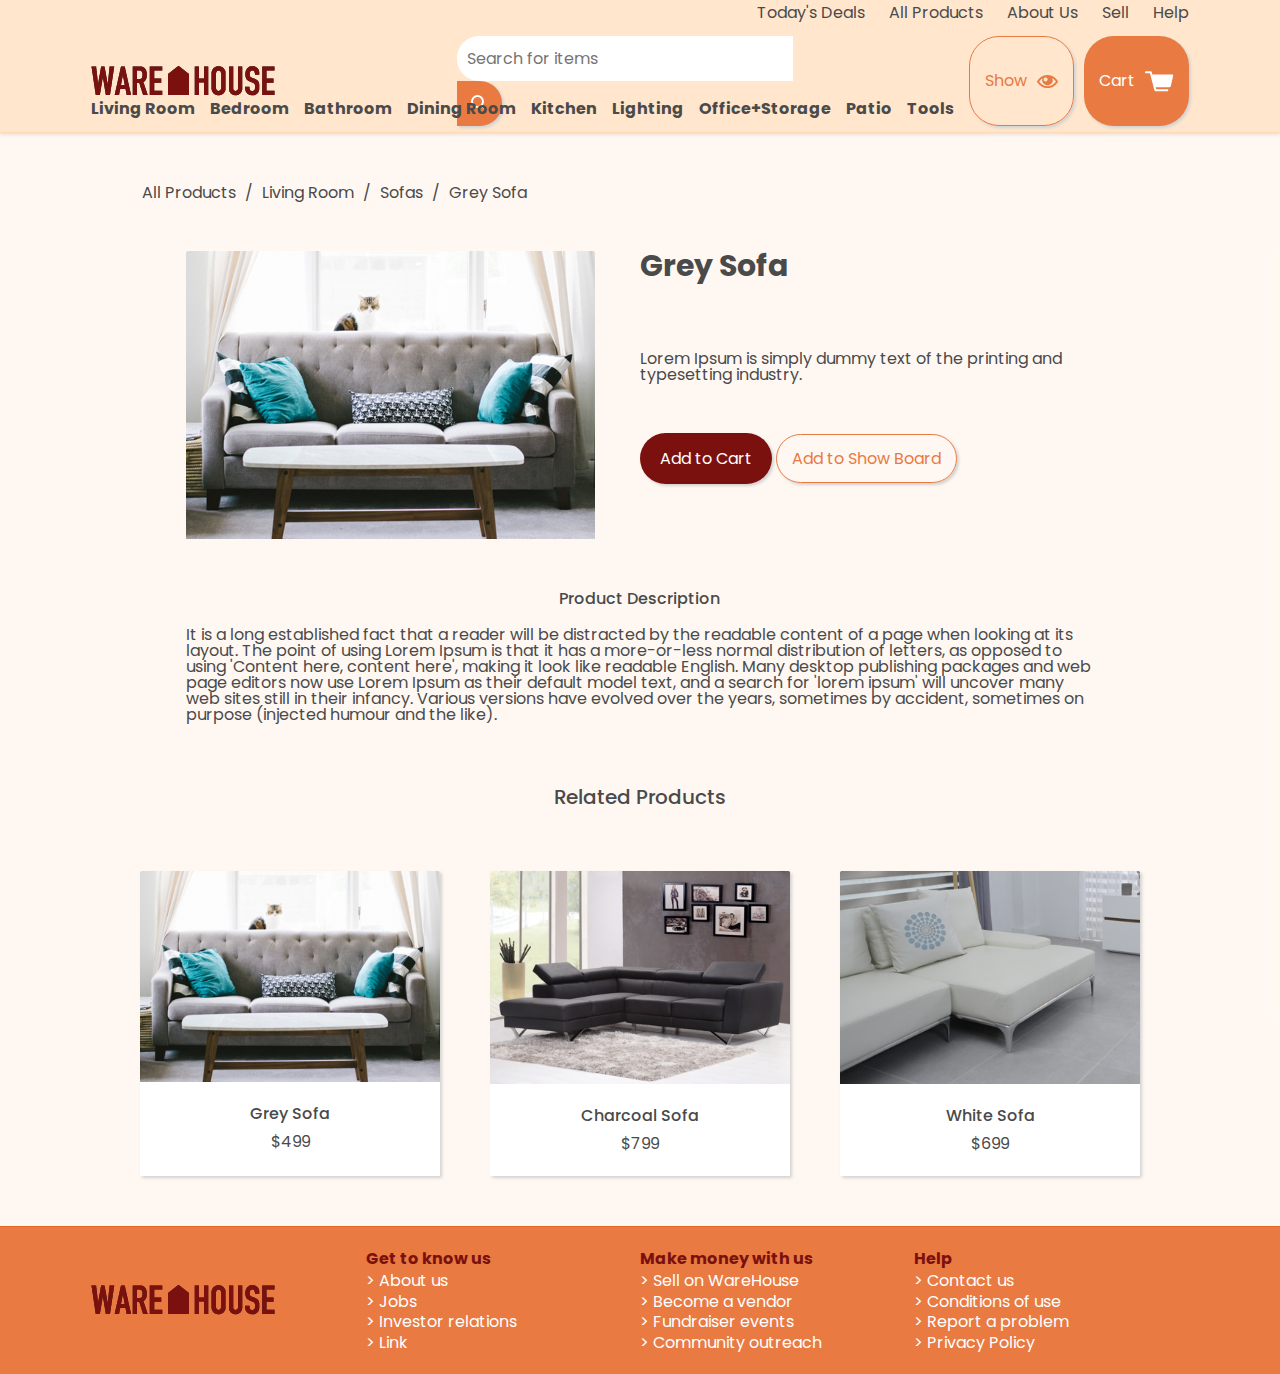
<file: product-grey-sofa.html>
<!DOCTYPE html>
<html>
<head>
  <title>Grey Sofa | WareHouse</title>
  <meta name="viewport" content="width=device-width,initial-scale=1.0">
  <link rel="stylesheet" type="text/css" href="resources/css/reset.css">
  <link rel="stylesheet" type="text/css" href="resources/css/base.css">
  <link rel="stylesheet" type="text/css" href="resources/css/header.css">
  <link rel="stylesheet" type="text/css" href="resources/css/single-product.css">
  <link rel="stylesheet" media="screen and (max-width: 1070px)" href="resources/css/base-responsive.css">
  <link rel="stylesheet" media="screen and (max-width: 1070px)" href="resources/css/single-product-responsive.css">
  <link href="https://fonts.googleapis.com/css?family=Poppins:400,500,700" rel="stylesheet">
</head>
<body>

  <!-- Mobile header -->

  <div class="mobile-menu-bar">
    <a href="index.html" class="image-container logo"><img src="resources/img/logo.png"></a>
    <img class="menu-icon" src="resources/img/mobile-menu-icon.png">
  </div>

  <div class="mobile-menu">
      <h2>Get to know us</h2>
      <a href="deals.html">Today's Deals</a>
      <a href="products.html">All Products</a>
      <a href="about.html">About Us</a>
      <a href="sell.html">Sell</a>
      <a href="#">Help</a>
      <h2>Shop by Category</h2>
      <a href="living.html">Living Room</a>
      <a href="#">Bedroom</a>
      <a href="#">Bathroom</a>
      <a href="#">Dining Room</a>
      <a href="#">Kitchen</a>
      <a href="#">Lighting</a>
      <a href="#">Office+Storage</a>
      <a href="#">Patio</a>
      <a href="#">Tools</a>
      <h2>Checkout</h2>
      <a href="show-board-page.html">Show board</a>
      <a href="cart.html">Cart</a>
  </div>

  <!-- Desktop Header -->

  <header class="site-header">

    <!-- Top bar -->

    <nav role="navigation" aria-label="secondary" class="top-bar">
      <ul>
        <a href="deals.html">Today's Deals</a>
        <a href="products.html">All Products</a>
        <a href="about.html">About Us</a>
        <a href="sell.html">Sell</a>
        <a href="#">Help</a>
      </ul>
    </nav>

    <!-- Header center -->

    <div class="header-center">
      <div class="image-container">
        <a href="index.html"><img alt="Ware House Logo" src="resources/img/logo.png"></a>
      </div>
      <div aria-label="Search" class="search-bar">
        <input type="text" name="search" placeholder="Search for items">
        <a href="" class="icon"><img class="card" src="resources/img/search.svg"></a>
      </div>
      <div class="cart-show">
        <a href="show-board-page.html" class="show-board card">Show <img src="resources/img/board-icon-2.png"></a>
        <a href="cart.html" class="button cart card">Cart <img src="resources/img/cart.svg"></a>
      </div>
    </div>

    <!-- Main menu -->

    <nav role="navigation" aria-label="primary" class="main-menu">
      <ul>
        <a href="living.html">Living Room</a>
        <a href="#">Bedroom</a>
        <a href="#">Bathroom</a>
        <a href="#">Dining Room</a>
        <a href="#">Kitchen</a>
        <a href="#">Lighting</a>
        <a href="#">Office+Storage</a>
        <a href="#">Patio</a>
        <a href="#">Tools</a>
      </ul>
    </nav>

  </header>

  <!-- Product Section -->

  <main id="main">

    <ul class="breadcrumb">
      <li><a href="products.html">All Products</a></li>
      <li><a href="living.html">Living Room</a></li>
      <li><a href="sofas.html">Sofas</a></li>
      <li>Grey Sofa</li>
    </ul>

    <article class="single-product-layout">

      <div class="product-image">
        <div class="image-container">
          <img src="resources/img/sofas/grey-sofa.jpg">
        </div>
      </div>


      <div class="product-information">

        <h1 class="single-product-title">Grey Sofa</h1>

        <p class="single-product-text">
          Lorem Ipsum is simply dummy text of the printing and typesetting industry.
        </p>

        <div class="button-add-to-cart">
          <a href="#" class="button card checkout-button">Add to Cart</a>
          <a href="#" class="button-add-to-show-board card">Add to Show Board</a>
        </div>

      </div>

      <div class="additional-info">
        <h3>Product Description</h3>
        <p>
          It is a long established fact that a reader will be distracted by the readable content of a page when looking at its layout. The point of using Lorem Ipsum is that it has a more-or-less normal distribution of letters, as opposed to using 'Content here, content here', making it look like readable English. Many desktop publishing packages and web page editors now use Lorem Ipsum as their default model text, and a search for 'lorem ipsum' will uncover many web sites still in their infancy. Various versions have evolved over the years, sometimes by accident, sometimes on purpose (injected humour and the like).
        </p>
      </div>
    </article>

    <header class="related-products-title">
      <h2>Related Products</h2>
    </header>

    <section class="product-list">

      <article class="product-item card">
        <a href="product-grey-sofa.html">
          <div class="image-container">
            <img src="resources/img/sofas/grey-sofa.jpg">
          </div>
          <div class="description">
            <h3>Grey Sofa</h3>
            <span class="price">$499</span>
          </div>
        </a>
      </article>

      <article class="product-item card">
        <a href="#">
          <div class="image-container">
            <img src="resources/img/sofas/charcoal-sofa.jpg">
          </div>
          <div class="description">
            <h3>Charcoal Sofa</h3>
            <span class="price">$799</span>
          </div>
        </a>
      </article>

      <article class="product-item card">
        <a href="#">
          <div class="image-container">
            <img src="resources/img/sofas/white-sofa.jpg">
          </div>
          <div class="description">
            <h3>White Sofa</h3>
            <span class="price">$699</span>
          </div>
        </a>
      </article>

    </section>

  </main>

  <script src="https://code.jquery.com/jquery-3.2.1.min.js" integrity="sha256-hwg4gsxgFZhOsEEamdOYGBf13FyQuiTwlAQgxVSNgt4=" crossorigin="anonymous"></script>
  <script src='resources/js/main.js'></script>

  <!-- Footer -->

  <footer>
    <img src="resources/img/logo.png">
    <div class="links">
      <h4>Get to know us</h4>
      <a href="#">About us</a>
      <a href="jobs.html">Jobs</a>
      <a href="#">Investor relations</a>
      <a href="#">Link</a>
    </div>
    <div class="links">
      <h4>Make money with us</h4>
      <a href="sell.html">Sell on WareHouse</a>
      <a href="#">Become a vendor</a>
      <a href="#">Fundraiser events</a>
      <a href="#">Community outreach</a>
    </div>
    <div class="links">
      <h4>Help</h4>
      <a href="#">Contact us</a>
      <a href="#">Conditions of use</a>
      <a href="#">Report a problem</a>
      <a href="#">Privacy Policy</a>
    </div>
  </footer>

</body>
</html>
</file>
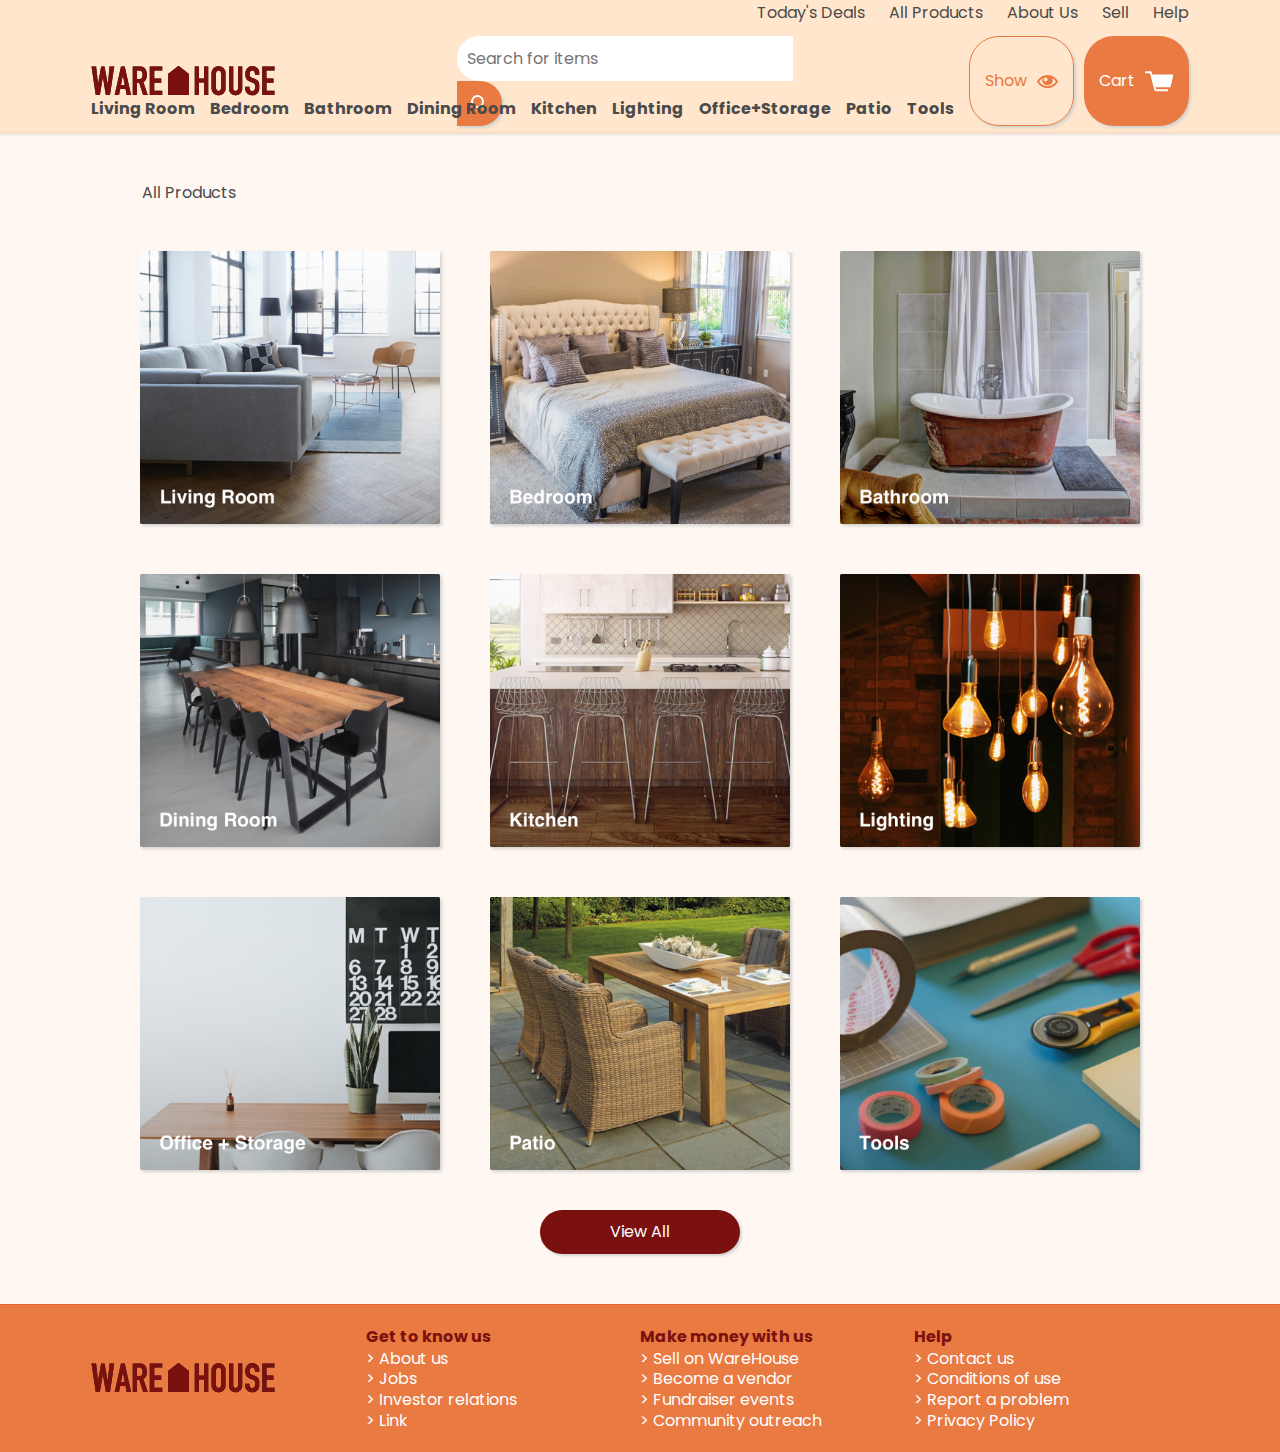
<file: products.html>
<!DOCTYPE html>
<html>
<head>
  <title>WareHouse</title>
  <meta name="viewport" content="width=device-width,initial-scale=1.0">
  <link rel="stylesheet" type="text/css" href="resources/css/reset.css">
  <link rel="stylesheet" type="text/css" href="resources/css/base.css">
  <link rel="stylesheet" type="text/css" href="resources/css/header.css">
  <link rel="stylesheet" media="screen and (max-width: 1070px)" href="resources/css/base-responsive.css">
  <link href="https://fonts.googleapis.com/css?family=Poppins:400,500,700" rel="stylesheet">
</head>

<body>

  <!-- Mobile header -->

  <div class="mobile-menu-bar">
    <a href="index.html" class="image-container logo"><img src="resources/img/logo.png"></a>
    <img class="menu-icon" src="resources/img/mobile-menu-icon.png">
  </div>

  <div class="mobile-menu">
      <h2>Get to know us</h2>
      <a href="deals.html">Today's Deals</a>
      <a href="products.html">All Products</a>
      <a href="about.html">About Us</a>
      <a href="sell.html">Sell</a>
      <a href="#">Help</a>
      <h2>Shop by Category</h2>
      <a href="living.html">Living Room</a>
      <a href="#">Bedroom</a>
      <a href="#">Bathroom</a>
      <a href="#">Dining Room</a>
      <a href="#">Kitchen</a>
      <a href="#">Lighting</a>
      <a href="#">Office+Storage</a>
      <a href="#">Patio</a>
      <a href="#">Tools</a>
      <h2>Checkout</h2>
      <a href="show-board-page.html">Show board</a>
      <a href="cart.html">Cart</a>
  </div>

  <!-- Desktop Header -->

  <header class="site-header">

    <!-- Top bar -->

    <nav role="navigation" aria-label="secondary" class="top-bar">
      <ul>
        <a href="deals.html">Today's Deals</a>
        <a href="products.html">All Products</a>
        <a href="about.html">About Us</a>
        <a href="sell.html">Sell</a>
        <a href="#">Help</a>
      </ul>
    </nav>

    <!-- Header center -->

    <div class="header-center">
      <div class="image-container">
        <a href="index.html"><img alt="Ware House Logo" src="resources/img/logo.png"></a>
      </div>
      <div aria-label="Search" class="search-bar">
        <input type="text" name="search" placeholder="Search for items">
        <a href="" class="icon"><img class="card" src="resources/img/search.svg"></a>
      </div>
      <div class="cart-show">
        <a href="show-board-page.html" class="show-board card">Show <img src="resources/img/board-icon-2.png"></a>
        <a href="cart.html" class="button cart card">Cart <img src="resources/img/cart.svg"></a>
      </div>
    </div>

    <!-- Main menu -->

    <nav role="navigation" aria-label="primary" class="main-menu">
      <ul>
        <a href="living.html">Living Room</a>
        <a href="#">Bedroom</a>
        <a href="#">Bathroom</a>
        <a href="#">Dining Room</a>
        <a href="#">Kitchen</a>
        <a href="#">Lighting</a>
        <a href="#">Office+Storage</a>
        <a href="#">Patio</a>
        <a href="#">Tools</a>
      </ul>
    </nav>

  </header>

  <!-- Products Section -->

  <div id="main" class="product-list-section">

    <ul class="breadcrumb">
      <li>All Products</li>
    </ul>

    <div class="product-list">

      <a href="living.html" class="product-item card">
        <div class="image-container">
          <img src="resources/img/products/living-room.jpg">
        </div>
        <!-- <div class="description">
          <h3>Living Room</h3>
        </div> -->
      </a>
      <a href="#" class="product-item card">
        <div class="image-container">
          <img src="resources/img/products/bedroom.jpg">
        </div>
        <!-- <div class="description">
          <h3>Bedroom</h3>
        </div> -->
      </a>
      <a href="#" class="product-item card">
        <div class="image-container">
          <img src="resources/img/products/bathroom.jpg">
        </div>
        <!-- <div class="description">
          <h3>Bathroom</h3>
        </div> -->
      </a>
      <a href="#" class="product-item card">
        <div class="image-container">
          <img src="resources/img/products/dining-room.jpg">
        </div>
        <!-- <div class="description">
          <h3>Dining Room</h3>
        </div> -->
      </a>
      <a href="#" class="product-item card">
        <div class="image-container">
          <img src="resources/img/products/kitchen.jpg">
        </div>
        <!-- <div class="description">
          <h3>Kitchen</h3>
        </div> -->
      </a>
      <a href="#" class="product-item card">
        <div class="image-container">
          <img src="resources/img/products/lighting.jpg">
        </div>
        <!-- <div class="description">
          <h3>Lighting</h3>
        </div> -->
      </a>
      <a href="#" class="product-item card">
        <div class="image-container">
          <img src="resources/img/products/office.jpg">
        </div>
        <!-- <div class="description">
          <h3>Office + Storage</h3>
        </div> -->
      </a>
      <a href="#" class="product-item card">
        <div class="image-container">
          <img src="resources/img/products/patio.jpg">
        </div>
        <!-- <div class="description">
          <h3>Patio</h3>
        </div> -->
      </a>
      <a href="#" class="product-item card">
        <div class="image-container">
          <img src="resources/img/products/tools.jpg">
        </div>
        <!-- <div class="description">
          <h3>Tools</h3>
        </div> -->
      </a>
    </div>
    <a href="#" class="view-all-button button card">View All</a>
  </div>

  <script src="https://code.jquery.com/jquery-3.2.1.min.js" integrity="sha256-hwg4gsxgFZhOsEEamdOYGBf13FyQuiTwlAQgxVSNgt4=" crossorigin="anonymous"></script>
  <script src='resources/js/main.js'></script>

  <!-- Footer -->

  <footer>
    <img src="resources/img/logo.png">
    <div class="links">
      <h4>Get to know us</h4>
      <a href="#">About us</a>
      <a href="jobs.html">Jobs</a>
      <a href="#">Investor relations</a>
      <a href="#">Link</a>
    </div>
    <div class="links">
      <h4>Make money with us</h4>
      <a href="sell.html">Sell on WareHouse</a>
      <a href="#">Become a vendor</a>
      <a href="#">Fundraiser events</a>
      <a href="#">Community outreach</a>
    </div>
    <div class="links">
      <h4>Help</h4>
      <a href="#">Contact us</a>
      <a href="#">Conditions of use</a>
      <a href="#">Report a problem</a>
      <a href="#">Privacy Policy</a>
    </div>
  </footer>
</body>
</html>
</file>
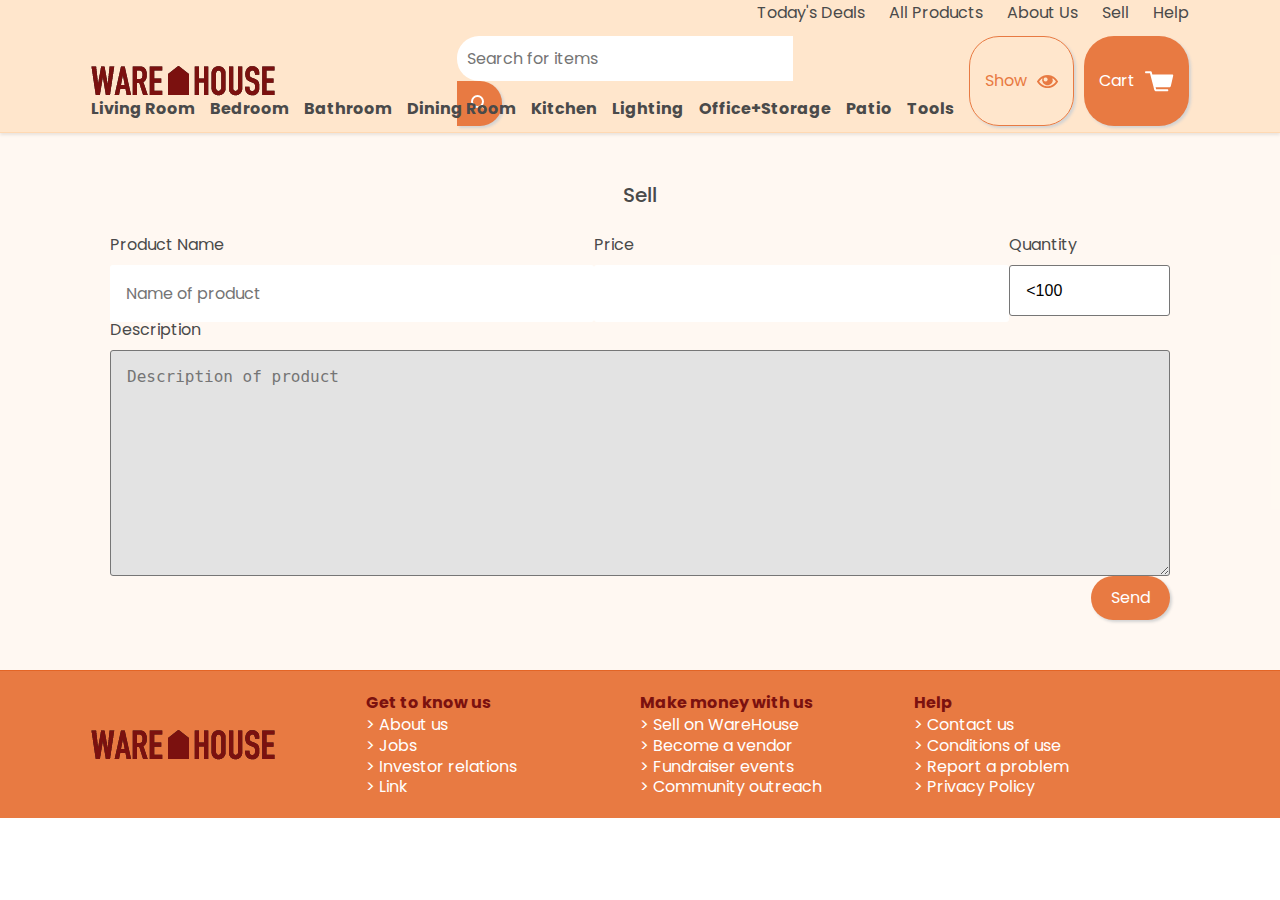
<file: sell.html>
<!DOCTYPE html>
<html>
<head>
  <title>WareHouse</title>
  <meta name="viewport" content="width=device-width,initial-scale=1.0">
  <link rel="stylesheet" type="text/css" href="resources/css/reset.css">
  <link rel="stylesheet" type="text/css" href="resources/css/base.css">
  <link rel="stylesheet" type="text/css" href="resources/css/header.css">
  <link rel="stylesheet" type="text/css" href="resources/css/sell.css">
  <link rel="stylesheet" media="screen and (max-width: 1070px)" href="resources/css/base-responsive.css">
  <link rel="stylesheet" media="screen and (max-width: 1070px)" href="resources/css/sell-responsive.css">
  <link href="https://fonts.googleapis.com/css?family=PT+Serif" rel="stylesheet">
  <link href="https://fonts.googleapis.com/css?family=Poppins:400,500,700" rel="stylesheet">
</head>

<body>

  <!-- Mobile header -->

  <div class="mobile-menu-bar">
    <a href="index.html" class="image-container logo"><img src="resources/img/logo.png"></a>
    <img class="menu-icon" src="resources/img/mobile-menu-icon.png">
  </div>

  <div class="mobile-menu">
      <h2>Get to know us</h2>
      <a href="deals.html">Today's Deals</a>
      <a href="products.html">All Products</a>
      <a href="about.html">About Us</a>
      <a href="sell.html">Sell</a>
      <a href="#">Help</a>
      <h2>Shop by Category</h2>
      <a href="living.html">Living Room</a>
      <a href="#">Bedroom</a>
      <a href="#">Bathroom</a>
      <a href="#">Dining Room</a>
      <a href="#">Kitchen</a>
      <a href="#">Lighting</a>
      <a href="#">Office+Storage</a>
      <a href="#">Patio</a>
      <a href="#">Tools</a>
      <h2>Checkout</h2>
      <a href="show-board-page.html">Show board</a>
      <a href="cart.html">Cart</a>
  </div>

  <!-- Desktop Header -->

  <header class="site-header">

    <!-- Top bar -->

    <nav role="navigation" aria-label="secondary" class="top-bar">
      <ul>
        <a href="deals.html">Today's Deals</a>
        <a href="products.html">All Products</a>
        <a href="about.html">About Us</a>
        <a href="sell.html">Sell</a>
        <a href="#">Help</a>
      </ul>
    </nav>

    <!-- Header center -->

    <div class="header-center">
      <div class="image-container">
        <a href="index.html"><img alt="Ware House Logo" src="resources/img/logo.png"></a>
      </div>
      <div aria-label="Search" class="search-bar">
        <input type="text" name="search" placeholder="Search for items">
        <a href="" class="icon"><img class="card" src="resources/img/search.svg"></a>
      </div>
      <div class="cart-show">
        <a href="show-board-page.html" class="show-board card">Show <img src="resources/img/board-icon-2.png"></a>
        <a href="cart.html" class="button cart card">Cart <img src="resources/img/cart.svg"></a>
      </div>
    </div>

    <!-- Main menu -->

    <nav role="navigation" aria-label="primary" class="main-menu">
      <ul>
        <a href="living.html">Living Room</a>
        <a href="#">Bedroom</a>
        <a href="#">Bathroom</a>
        <a href="#">Dining Room</a>
        <a href="#">Kitchen</a>
        <a href="#">Lighting</a>
        <a href="#">Office+Storage</a>
        <a href="#">Patio</a>
        <a href="#">Tools</a>
      </ul>
    </nav>

  </header>

  <!-- Sell Product Form -->

  <div id="main" class="sell">
    <h2>Sell</h2>
    <form>
      <div id="name" class="field">
        <label for="name">Product Name</label>
        <input class="form-input" type="text" name="name" placeholder="Name of product">
      </div>
      <div id="price" class="field">
        <label for="price">Price</label>
        <input class="form-input" type="number" name="price">
      </div>
      <div id="quantity" class="field">
        <label for="quantity">Quantity</label>
        <select name="quantity">
          <option value="100"><100</option>
          <option value="200">100-200</option>
          <option value="300">200-300</option>
          <option value="400">300-400</option>
          <option value="500">>500</option>
        </select>
      </div>
      <div id="description" class="field">
        <label for="description">Description</label>
        <textarea type="text" name="description" placeholder="Description of product"></textarea>
      </div>
      <a href="#" class="button card" id="submit">Send</a>
    </form>
  </div>

  <script src="https://code.jquery.com/jquery-3.2.1.min.js" integrity="sha256-hwg4gsxgFZhOsEEamdOYGBf13FyQuiTwlAQgxVSNgt4=" crossorigin="anonymous"></script>
  <script src='resources/js/main.js'></script>

  <!-- Footer -->

  <footer>
    <img src="resources/img/logo.png">
    <div class="links">
      <h4>Get to know us</h4>
      <a href="#">About us</a>
      <a href="jobs.html">Jobs</a>
      <a href="#">Investor relations</a>
      <a href="#">Link</a>
    </div>
    <div class="links">
      <h4>Make money with us</h4>
      <a href="sell.html">Sell on WareHouse</a>
      <a href="#">Become a vendor</a>
      <a href="#">Fundraiser events</a>
      <a href="#">Community outreach</a>
    </div>
    <div class="links">
      <h4>Help</h4>
      <a href="#">Contact us</a>
      <a href="#">Conditions of use</a>
      <a href="#">Report a problem</a>
      <a href="#">Privacy Policy</a>
    </div>
  </footer>
</body>
</html>
</file>
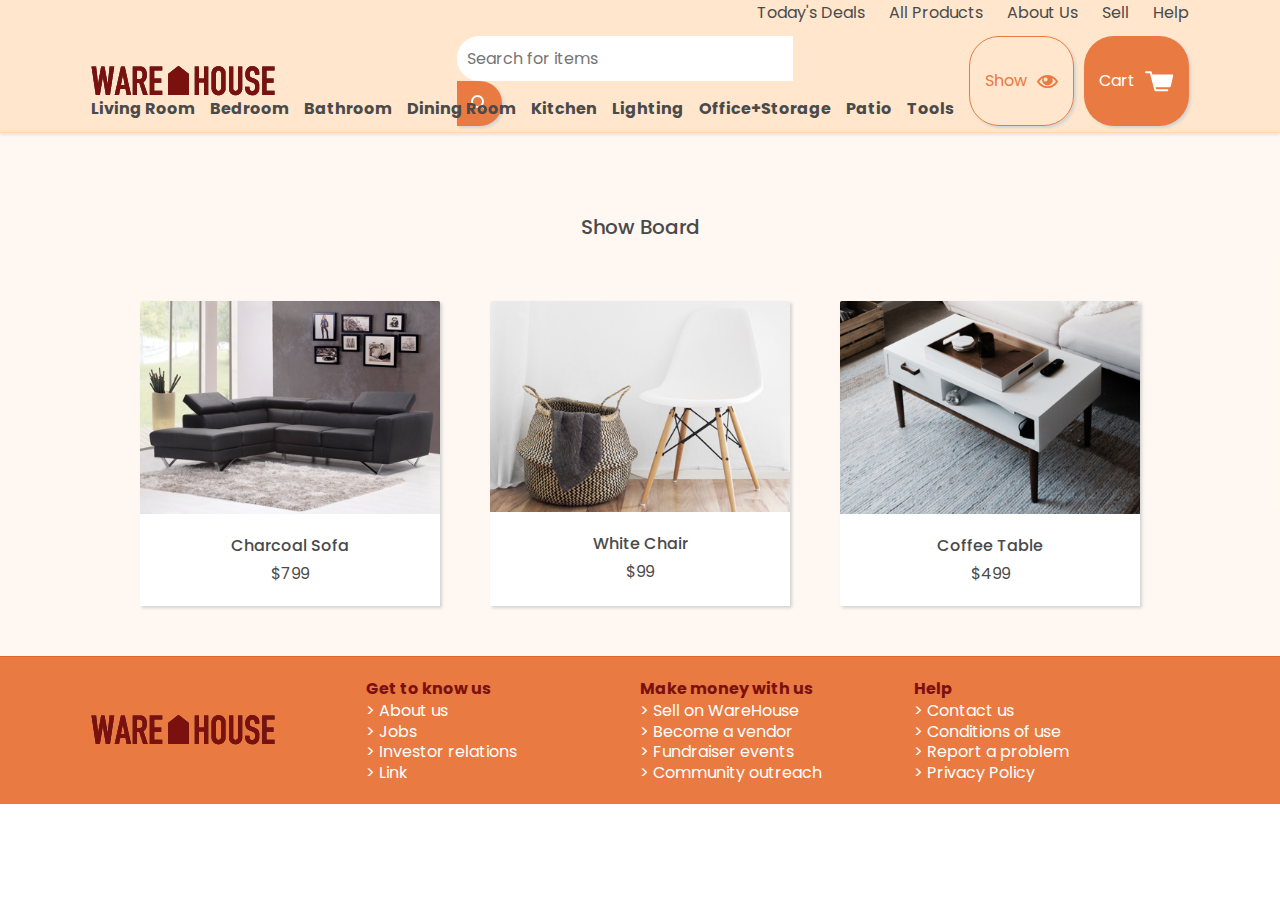
<file: show-board-page.html>
<!DOCTYPE html>
<html>
<head>
  <title>Show Board | WareHouse</title>
  <meta name="viewport" content="width=device-width,initial-scale=1.0">
  <link rel="stylesheet" type="text/css" href="resources/css/reset.css">
  <link rel="stylesheet" type="text/css" href="resources/css/base.css">
  <link rel="stylesheet" type="text/css" href="resources/css/header.css">
  <link rel="stylesheet" type="text/css" href="resources/css/single-product.css">
  <link rel="stylesheet" media="screen and (max-width: 1070px)" href="resources/css/base-responsive.css">
  <link rel="stylesheet" media="screen and (max-width: 1070px)" href="resources/css/single-product-responsive.css">
  <link href="https://fonts.googleapis.com/css?family=Poppins:400,500,700" rel="stylesheet">
</head>
<body>

  <!-- Mobile header -->

  <div class="mobile-menu-bar">
    <a href="index.html" class="image-container logo"><img src="resources/img/logo.png"></a>
    <img class="menu-icon" src="resources/img/mobile-menu-icon.png">
  </div>

  <div class="mobile-menu">
      <h2>Get to know us</h2>
      <a href="deals.html">Today's Deals</a>
      <a href="products.html">All Products</a>
      <a href="about.html">About Us</a>
      <a href="sell.html">Sell</a>
      <a href="#">Help</a>
      <h2>Shop by Category</h2>
      <a href="living.html">Living Room</a>
      <a href="#">Bedroom</a>
      <a href="#">Bathroom</a>
      <a href="#">Dining Room</a>
      <a href="#">Kitchen</a>
      <a href="#">Lighting</a>
      <a href="#">Office+Storage</a>
      <a href="#">Patio</a>
      <a href="#">Tools</a>
      <h2>Checkout</h2>
      <a href="show-board-page.html">Show board</a>
      <a href="cart.html">Cart</a>
  </div>

  <!-- Desktop Header -->

  <header class="site-header">

    <!-- Top bar -->

    <nav role="navigation" aria-label="secondary" class="top-bar">
      <ul>
        <a href="deals.html">Today's Deals</a>
        <a href="products.html">All Products</a>
        <a href="about.html">About Us</a>
        <a href="sell.html">Sell</a>
        <a href="#">Help</a>
      </ul>
    </nav>

    <!-- Header center -->

    <div class="header-center">
      <div class="image-container">
        <a href="index.html"><img alt="Ware House Logo" src="resources/img/logo.png"></a>
      </div>
      <div aria-label="Search" class="search-bar">
        <input type="text" name="search" placeholder="Search for items">
        <a href="" class="icon"><img class="card" src="resources/img/search.svg"></a>
      </div>
      <div class="cart-show">
        <a href="show-board-page.html" class="show-board card">Show <img src="resources/img/board-icon-2.png"></a>
        <a href="cart.html" class="button cart card">Cart <img src="resources/img/cart.svg"></a>
      </div>
    </div>

    <!-- Main menu -->

    <nav role="navigation" aria-label="primary" class="main-menu">
      <ul>
        <a href="living.html">Living Room</a>
        <a href="#">Bedroom</a>
        <a href="#">Bathroom</a>
        <a href="#">Dining Room</a>
        <a href="#">Kitchen</a>
        <a href="#">Lighting</a>
        <a href="#">Office+Storage</a>
        <a href="#">Patio</a>
        <a href="#">Tools</a>
      </ul>
    </nav>

  </header>

  <!-- Product Section -->

  <main id="main">

    <header class="related-products-title">
      <h2>Show Board</h2>
    </header>

    <section class="product-list">

      <article class="product-item card">
        <a href="#">
          <div class="image-container">
            <img src="resources/img/sofas/charcoal-sofa.jpg">
          </div>
          <div class="description">
            <h3>Charcoal Sofa</h3>
            <span class="price">$799</span>
          </div>
        </a>
      </article>

      <article class="product-item card">
        <a href="#">
          <div class="image-container">
            <img src="resources/img/chairs/white-chair.jpg">
          </div>
          <div class="description">
            <h3>White Chair</h3>
            <span class="price">$99</span>
          </div>
        </a>
      </article>

      <article class="product-item card">
        <a href="#">
          <div class="image-container">
            <img src="resources/img/tables/coffee-table.jpg">
          </div>
          <div class="description">
            <h3>Coffee Table</h3>
            <span class="price">$499</span>
          </div>
        </a>
      </article>

    </section>

  </main>

  <script src="https://code.jquery.com/jquery-3.2.1.min.js" integrity="sha256-hwg4gsxgFZhOsEEamdOYGBf13FyQuiTwlAQgxVSNgt4=" crossorigin="anonymous"></script>
  <script src='resources/js/main.js'></script>

  <!-- Footer -->

  <footer>
    <img src="resources/img/logo.png">
    <div class="links">
      <h4>Get to know us</h4>
      <a href="#">About us</a>
      <a href="jobs.html">Jobs</a>
      <a href="#">Investor relations</a>
      <a href="#">Link</a>
    </div>
    <div class="links">
      <h4>Make money with us</h4>
      <a href="sell.html">Sell on WareHouse</a>
      <a href="#">Become a vendor</a>
      <a href="#">Fundraiser events</a>
      <a href="#">Community outreach</a>
    </div>
    <div class="links">
      <h4>Help</h4>
      <a href="#">Contact us</a>
      <a href="#">Conditions of use</a>
      <a href="#">Report a problem</a>
      <a href="#">Privacy Policy</a>
    </div>
  </footer>

</body>
</html>
</file>
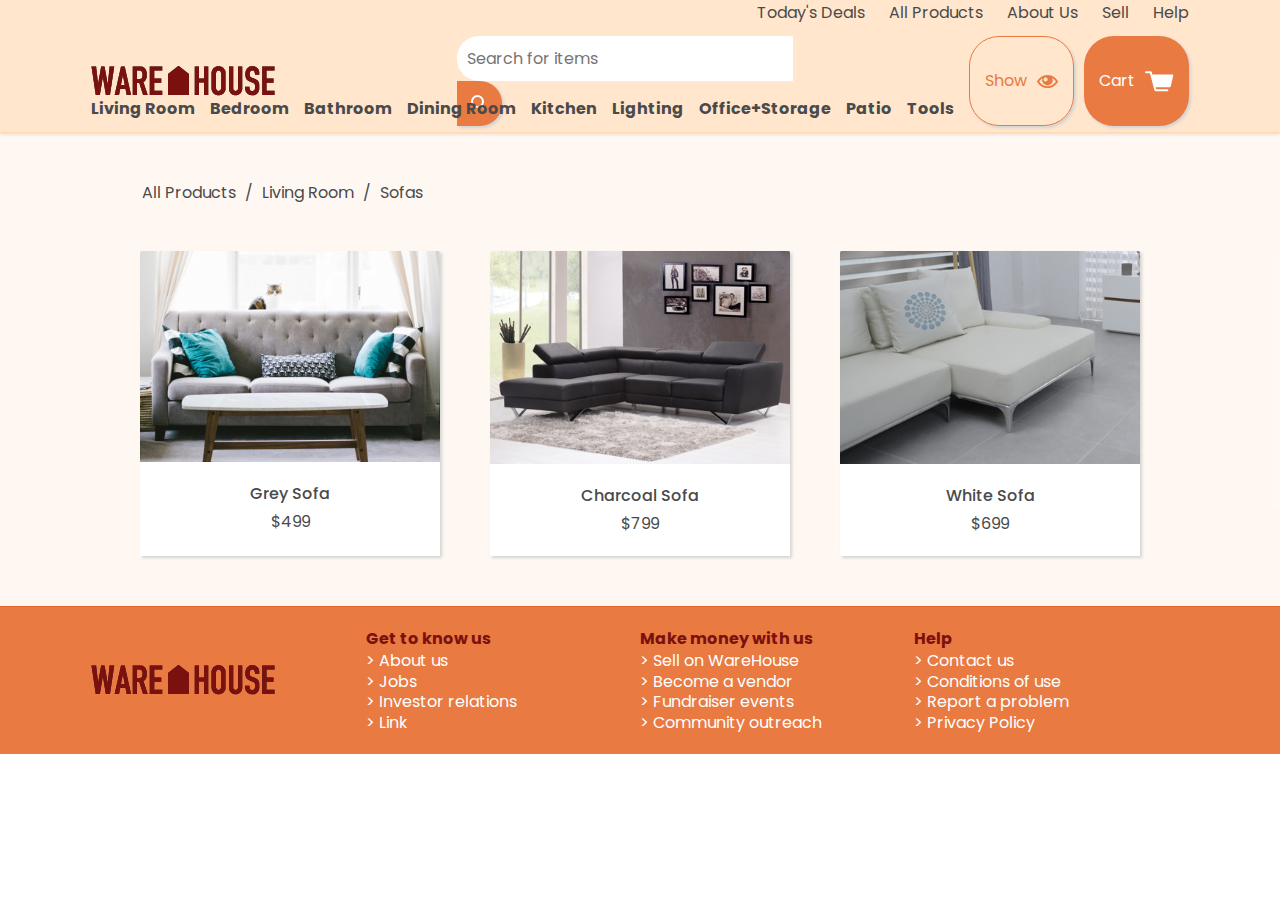
<file: sofas.html>
<!DOCTYPE html>
<html>
<head>
  <title>WareHouse</title>
  <meta name="viewport" content="width=device-width,initial-scale=1.0">
  <link rel="stylesheet" type="text/css" href="resources/css/reset.css">
  <link rel="stylesheet" type="text/css" href="resources/css/base.css">
  <link rel="stylesheet" type="text/css" href="resources/css/header.css">
  <link rel="stylesheet" media="screen and (max-width: 1070px)" href="resources/css/base-responsive.css">
  <link href="https://fonts.googleapis.com/css?family=Poppins:400,500,700" rel="stylesheet">
</head>

<body>

  <!-- Mobile header -->

  <div class="mobile-menu-bar">
    <a href="index.html" class="image-container logo"><img src="resources/img/logo.png"></a>
    <img class="menu-icon" src="resources/img/mobile-menu-icon.png">
  </div>

  <div class="mobile-menu">
      <h2>Get to know us</h2>
      <a href="deals.html">Today's Deals</a>
      <a href="products.html">All Products</a>
      <a href="about.html">About Us</a>
      <a href="sell.html">Sell</a>
      <a href="#">Help</a>
      <h2>Shop by Category</h2>
      <a href="living.html">Living Room</a>
      <a href="#">Bedroom</a>
      <a href="#">Bathroom</a>
      <a href="#">Dining Room</a>
      <a href="#">Kitchen</a>
      <a href="#">Lighting</a>
      <a href="#">Office+Storage</a>
      <a href="#">Patio</a>
      <a href="#">Tools</a>
      <h2>Checkout</h2>
      <a href="show-board-page.html">Show board</a>
      <a href="cart.html">Cart</a>
  </div>

  <!-- Desktop Header -->

  <header class="site-header">

    <!-- Top bar -->

    <nav role="navigation" aria-label="secondary" class="top-bar">
      <ul>
        <a href="deals.html">Today's Deals</a>
        <a href="products.html">All Products</a>
        <a href="about.html">About Us</a>
        <a href="sell.html">Sell</a>
        <a href="#">Help</a>
      </ul>
    </nav>

    <!-- Header center -->

    <div class="header-center">
      <div class="image-container">
        <a href="index.html"><img alt="Ware House Logo" src="resources/img/logo.png"></a>
      </div>
      <div aria-label="Search" class="search-bar">
        <input type="text" name="search" placeholder="Search for items">
        <a href="" class="icon"><img class="card" src="resources/img/search.svg"></a>
      </div>
      <div class="cart-show">
        <a href="show-board-page.html" class="show-board card">Show <img src="resources/img/board-icon-2.png"></a>
        <a href="cart.html" class="button cart card">Cart <img src="resources/img/cart.svg"></a>
      </div>
    </div>

    <!-- Main menu -->

    <nav role="navigation" aria-label="primary" class="main-menu">
      <ul>
        <a href="living.html">Living Room</a>
        <a href="#">Bedroom</a>
        <a href="#">Bathroom</a>
        <a href="#">Dining Room</a>
        <a href="#">Kitchen</a>
        <a href="#">Lighting</a>
        <a href="#">Office+Storage</a>
        <a href="#">Patio</a>
        <a href="#">Tools</a>
      </ul>
    </nav>

  </header>

  <!-- Sofas Section -->

  <div id="main" class="product-list-section">

    <ul class="breadcrumb">
      <li><a href="products.html">All Products</a></li>
      <li><a href="living.html">Living Room</a></li>
      <li>Sofas</li>
    </ul>

    <div class="product-list">

      <a href="product-grey-sofa.html" class="product-item card">
        <div class="image-container">
          <img src="resources/img/sofas/grey-sofa.jpg">
        </div>
        <div class="description">
          <h3>Grey Sofa</h3>
          <span class="price">$499</span>
        </div>
      </a>

      <a href="#" class="product-item card">
        <div class="image-container">
          <img src="resources/img/sofas/charcoal-sofa.jpg">
        </div>
        <div class="description">
          <h3>Charcoal Sofa</h3>
          <span class="price">$799</span>
        </div>
      </a>

      <a href="#" class="product-item card">
        <div class="image-container">
          <img src="resources/img/sofas/white-sofa.jpg">
        </div>
        <div class="description">
          <h3>White Sofa</h3>
          <span class="price">$699</span>
        </div>
      </a>

    </div>
  </div>

  <script src="https://code.jquery.com/jquery-3.2.1.min.js" integrity="sha256-hwg4gsxgFZhOsEEamdOYGBf13FyQuiTwlAQgxVSNgt4=" crossorigin="anonymous"></script>
  <script src='resources/js/main.js'></script>

  <!-- Footer -->

  <footer>
    <img src="resources/img/logo.png">
    <div class="links">
      <h4>Get to know us</h4>
      <a href="#">About us</a>
      <a href="jobs.html">Jobs</a>
      <a href="#">Investor relations</a>
      <a href="#">Link</a>
    </div>
    <div class="links">
      <h4>Make money with us</h4>
      <a href="sell.html">Sell on WareHouse</a>
      <a href="#">Become a vendor</a>
      <a href="#">Fundraiser events</a>
      <a href="#">Community outreach</a>
    </div>
    <div class="links">
      <h4>Help</h4>
      <a href="#">Contact us</a>
      <a href="#">Conditions of use</a>
      <a href="#">Report a problem</a>
      <a href="#">Privacy Policy</a>
    </div>
  </footer>
</body>
</html>
</file>
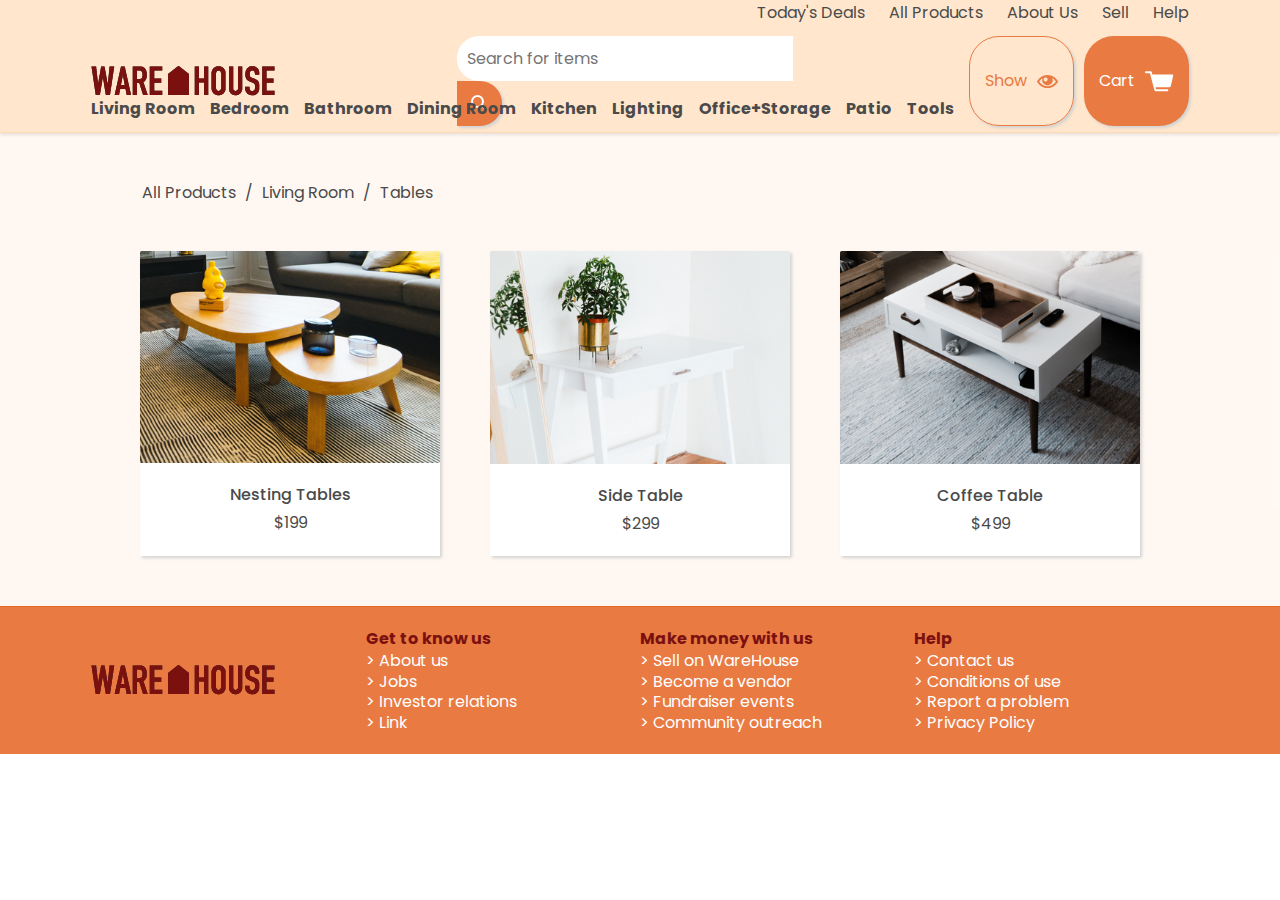
<file: tables.html>
<!DOCTYPE html>
<html>
<head>
  <title>WareHouse</title>
  <meta name="viewport" content="width=device-width,initial-scale=1.0">
  <link rel="stylesheet" type="text/css" href="resources/css/reset.css">
  <link rel="stylesheet" type="text/css" href="resources/css/base.css">
  <link rel="stylesheet" type="text/css" href="resources/css/header.css">
  <link rel="stylesheet" media="screen and (max-width: 1070px)" href="resources/css/base-responsive.css">
  <link href="https://fonts.googleapis.com/css?family=Poppins:400,500,700" rel="stylesheet">
</head>

<body>

  <!-- Mobile header -->

  <div class="mobile-menu-bar">
    <a href="index.html" class="image-container logo"><img src="resources/img/logo.png"></a>
    <img class="menu-icon" src="resources/img/mobile-menu-icon.png">
  </div>

  <div class="mobile-menu">
      <h2>Get to know us</h2>
      <a href="deals.html">Today's Deals</a>
      <a href="products.html">All Products</a>
      <a href="about.html">About Us</a>
      <a href="sell.html">Sell</a>
      <a href="#">Help</a>
      <h2>Shop by Category</h2>
      <a href="living.html">Living Room</a>
      <a href="#">Bedroom</a>
      <a href="#">Bathroom</a>
      <a href="#">Dining Room</a>
      <a href="#">Kitchen</a>
      <a href="#">Lighting</a>
      <a href="#">Office+Storage</a>
      <a href="#">Patio</a>
      <a href="#">Tools</a>
      <h2>Checkout</h2>
      <a href="show-board-page.html">Show board</a>
      <a href="cart.html">Cart</a>
  </div>

  <!-- Desktop Header -->

  <header class="site-header">

    <!-- Top bar -->

    <nav role="navigation" aria-label="secondary" class="top-bar">
      <ul>
        <a href="deals.html">Today's Deals</a>
        <a href="products.html">All Products</a>
        <a href="about.html">About Us</a>
        <a href="sell.html">Sell</a>
        <a href="#">Help</a>
      </ul>
    </nav>

    <!-- Header center -->

    <div class="header-center">
      <div class="image-container">
        <a href="index.html"><img alt="Ware House Logo" src="resources/img/logo.png"></a>
      </div>
      <div aria-label="Search" class="search-bar">
        <input type="text" name="search" placeholder="Search for items">
        <a href="" class="icon"><img class="card" src="resources/img/search.svg"></a>
      </div>
      <div class="cart-show">
        <a href="show-board-page.html" class="show-board card">Show <img src="resources/img/board-icon-2.png"></a>
        <a href="cart.html" class="button cart card">Cart <img src="resources/img/cart.svg"></a>
      </div>
    </div>

    <!-- Main menu -->

    <nav role="navigation" aria-label="primary" class="main-menu">
      <ul>
        <a href="living.html">Living Room</a>
        <a href="#">Bedroom</a>
        <a href="#">Bathroom</a>
        <a href="#">Dining Room</a>
        <a href="#">Kitchen</a>
        <a href="#">Lighting</a>
        <a href="#">Office+Storage</a>
        <a href="#">Patio</a>
        <a href="#">Tools</a>
      </ul>
    </nav>

  </header>

  <!-- Tables Section -->

  <div id="main" class="product-list-section">
    <ul class="breadcrumb">
      <li><a href="products.html">All Products</a></li>
      <li><a href="living.html">Living Room</a></li>
      <li>Tables</li>
    </ul>

    <div class="product-list">

      <a href="#" class="product-item card">
        <div class="image-container">
          <img src="resources/img/tables/nesting-tables.jpg">
        </div>
        <div class="description">
          <h3>Nesting Tables</h3>
          <span class="price">$199</span>
        </div>
      </a>

      <a href="#" class="product-item card">
        <div class="image-container">
          <img src="resources/img/tables/side-table.jpg">
        </div>
        <div class="description">
          <h3>Side Table</h3>
          <span class="price">$299</span>
        </div>
      </a>

      <a href="#" class="product-item card">
        <div class="image-container">
          <img src="resources/img/tables/coffee-table.jpg">
        </div>
        <div class="description">
          <h3>Coffee Table</h3>
          <span class="price">$499</span>
        </div>
      </a>

    </div>

  </div>

  <script src="https://code.jquery.com/jquery-3.2.1.min.js" integrity="sha256-hwg4gsxgFZhOsEEamdOYGBf13FyQuiTwlAQgxVSNgt4=" crossorigin="anonymous"></script>
  <script src='resources/js/main.js'></script>

  <!-- Footer -->

  <footer>
    <img src="resources/img/logo.png">
    <div class="links">
      <h4>Get to know us</h4>
      <a href="#">About us</a>
      <a href="jobs.html">Jobs</a>
      <a href="#">Investor relations</a>
      <a href="#">Link</a>
    </div>
    <div class="links">
      <h4>Make money with us</h4>
      <a href="sell.html">Sell on WareHouse</a>
      <a href="#">Become a vendor</a>
      <a href="#">Fundraiser events</a>
      <a href="#">Community outreach</a>
    </div>
    <div class="links">
      <h4>Help</h4>
      <a href="#">Contact us</a>
      <a href="#">Conditions of use</a>
      <a href="#">Report a problem</a>
      <a href="#">Privacy Policy</a>
    </div>
  </footer>
</body>
</html>
</file>
<file: resources/css/base.css>
/* Site-Wide Styles */

html {
  font-size: 16px;
}

body {
  font-family: Poppins, sans-serif;
  color: hsla(0, 0%, 29%, 1);
}

a {
  text-decoration: none;
  transition: .3s;
}

nav a:hover {
  color: black;
  text-decoration: underline;
}

h1,
h2,
h3,
h4 {
  font-family: Poppins, Arial, sans-serif;
  text-align: center;
}

h1 {
  font-size: 30px;
  font-weight: 700;

}
h2 {
  font-size: 20px;
  font-weight: 500;
}
h3 {
  font-size: 16px;
  font-weight: 500;
}

textarea,
select {
  border-radius: 3px;
  background-color: hsla(0, 0%, 89%, 1);
  padding: 1rem;
}
input {
  border-radius: 3px;
  background-color: white;
  padding: 1rem;
}

/* Reusable Component - Button */

.button {
  border-radius: 30px;
  background-color: #E87A42;
  text-align: center;
  color: white;
  transition: .25s;
}

.button:hover {
  background-color: Black - hsla(0, 0%, 13%, 1);
  color: hsla(0, 100%, 100%, 1);
}

.view-all-button {
  grid-column: 2 / span 12;
  box-shadow: 2px 2px 3px lightgrey;
  width: 200px;
  justify-self: center;
  margin-top: 40px;
  background-color: #7b110f;
}
.checkout-button {
  background-color: #7b110f;
}
.job-search-button {
  width: 200px;
}

/* Reusable Component - Image Container */

.image-container {
  overflow: hidden;
}

.image-container img {
  display: block;
  max-width: 100%;
  height: auto;
}

/* Reusable Component - Product and Category Lists */

.product-list, .category-list {
  display: flex;
  flex-wrap: wrap;
  justify-content: center;
  margin: -15px;
}

.category-list h2, .product-list header {
  grid-column: 1 / span 4;
}

.product-item {
  background-color: hsla(0, 0%, 100%, 1);
}
.product-item, .category-item {
  margin: 15px;
  max-width: 300px;
  max-height: auto;
}
.description {
  padding: 1.5rem;
  text-align: center;
}

.product-item h3 {
  margin-bottom: .75rem;
  color: hsla(0, 0%, 29%, 1);
  position: relative;
  display: block;
}

.product-item .price {
  color: hsla(0, 0%, 29%, 1);
}

.card {
  box-shadow: 2px 2px 3px lightgrey;
}
.card:hover {
  box-shadow: 4px 4px 6px gray;
}
.card:active {
  box-shadow: 1px 1px 1px lightgrey;
}


/* Reusable Component - Form Field With Label */
.field {
  display: flex;
  flex-direction: column;
}

.field label {
  padding-bottom: .75rem;
}


/* Reusable Component - Navigation Breadcrumbs */
ul.breadcrumb {
    padding-bottom: 50px;
    list-style: none;
    align-items: left;
}
ul.breadcrumb li {
    display: inline;
    font-size: inherit;
    align-items: left;
}
ul.breadcrumb li+li:before {
    padding: 5px;
    color: hsla(0, 0%, 29%, 1);
    content: "/\00a0";
}
ul.breadcrumb li a {
    color: hsla(0, 0%, 29%, 1);
    text-decoration: none;
}



/* Site-Wide Grid */

body {
  display: grid;
  grid-template-areas: 'header'
                       'main'
                       'footer';
}


/* Main Section */

#main, main {
  grid-area: main;
  display: grid;
  grid-template-columns: repeat(14, 1fr);
  grid-column-gap: 20px;
  background-color: hsla(30, 100%, 95%, 0.5);
  padding: 20px 20px 50px 20px;
}

#main h2, main h2, main header, .breadcrumb {
  grid-column: 2 / span 12;
  padding: 2rem;
}

#main .button, main .button {
  box-sizing: border-box;
  padding: .875rem 20px;
}

.product-list, .category-list {
  grid-column: 2 / span 12;
  column-gap: 20px;
  row-gap: 20px;
}

/* Footer */

footer {
  grid-area: footer;
  display: grid;
  grid-template-columns: repeat(14, 1fr);
  padding: 20px 0px;
  background-color: #E87A42;
  border-top: 1px solid hsla(20, 78%, 52%, 1);
}

footer img {
  align-self: center;
  justify-self: left;
  grid-column: 2 / span 3;
}

footer .links {
  display: grid;
  grid-column: span 3;
}

footer a {
  color: white;
  line-height: 130%;
}
footer a::before {
  content: "> ";
}
footer h4 {
  font-weight: 700;
  line-height: 150%;
  text-align: left;
  color: #7b110f;
}
</file>
<file: resources/css/header.css>
/* Header */

.mobile-menu-bar, .mobile-menu {
  display: none;
  width: 100%
}

.site-header {
  grid-area: header;
  display: grid;
  grid-template-areas: 'top-bar'
                       'header-center'
                       'primary-menu';
  background-color: hsla(30, 100%, 90%, 1);
  border-bottom: 1px solid hsla(30, 100%, 85%, 1);
  box-shadow: 0px 2px 3px lightgrey;
}

/* Top bar */

.top-bar {
  grid-area: top-bar;
  padding: 5px 0px;
  justify-items: right;
  display: grid;
  grid-template-columns: repeat(14, 1fr);
}
.top-bar ul {
  grid-column: 2 / span 12;
  display: inline;
}
.top-bar ul a {
  padding-left: 20px;
}

/* Header center */

.header-center {
  grid-area: header-center;
  display: grid;
  grid-template-columns: repeat(14, 1fr);
  padding: 10px 0px;
  font-size: inherit;
  height: 40px;
}
.image-container {
  grid-column: 2 / span 4;
  align-self: center;
}
.search-bar {
  grid-column: 6 / span 4;
  margin: 0 auto;
  align-self: center;
  padding: 0px;
}
.search-bar input {
  border-top-right-radius: 0;
  border-top-left-radius: 22px;
  border-bottom-right-radius: 0;
  border-bottom-left-radius: 22px;
  padding: 10px;
}
.search-bar .icon img {
  vertical-align: middle;
  background-color: #E87A42;
  border-radius: 0 22px 22px 0;
  align-self: center;
  padding: 14px;
}
.show-board {
  grid-column: 11 / span 2;
  border: 1px solid #E87A42;
  color: #E87A42;
}
.cart-show {
  grid-column: 12 / span 2;
  grid-row: 1 / span 1;
  display: inline-flex;
  justify-content: flex-end;
}

.cart, .show-board {
  display: flex;
  align-items: center;
  padding: 12px 15px;
  border-radius: 30px;
  margin-left: 10px;
}
.cart img, .show-board img {
  padding-left: .625rem;
}

/* Main menu */

.main-menu {
  grid-area: primary-menu;
  padding: 15px 0px;
  display: grid;
  grid-template-columns: repeat(14, 1fr);
}

.main-menu ul {
  display: inline;
  grid-column: 2 / span 12;
}

.main-menu a {
  font-weight: bold;
  margin-right: 1%;
}
.main-menu a:active {
  color: hsla(0, 0%, 70%, 1);
}
.main-menu a:visted {
  color: hsla(0, 0%, 29%, 1);
}
</file>
<file: resources/css/index.css>
.hero {
  grid-column: 2 / span 12;
  width: 100%;
  height: 21.75rem;
  background-image: url('../img/home/hero.png');
  background-repeat: no-repeat;
  background-size: cover;
  background-position: center;
  text-align: center;
  color: hsla(0, 0%, 100%, 1);
}
.hero h1 {
  padding: 10px;
  margin-top: 10rem;
  color: hsla(0, 100%, 100%, 1);
  background-color: hsla(0, 100%, 0%, 0.5);
}
.hero h1:hover {
  text-decoration: underline;
}
</file>
<file: resources/css/base-responsive.css>
#main, main {
  padding: 0px
  margin: 0px;
  grid-template-columns: 100%;
  margin-top: 50px;
}

h1, h2, #main h2, main h2, h3, h4, h5, h6, .view-all-button, main header {
  grid-column: 1 / span 1;
}

nav, .mobile-menu-bar, .mobile-menu, footer {
  grid-template-columns: 100%;
  margin: 0px;
  padding: 0px;
}
.top-bar, .site-header, nav, .mobile-menu a, .mobile-menu h2 {
  display: none;
}

.mobile-menu-bar {
  display: block;
  height: 50px;
  background-color: hsla(30, 100%, 90%, 1);
  border-bottom: 1px solid hsla(30, 100%, 85%, 1);
  box-shadow: 0px 2px 3px lightgrey;
  position: fixed;
  z-index: 100;
}
.image-container.logo {
  position: absolute;
  left: 10px;
  top: 10px;
}
.menu-icon {
  height: 40px;
  width: 40px;
  position: absolute;
  right: 5px;
  top: 5px;
  cursor: pointer;
}
.mobile-menu {
  width: 100%;
  display: grid;
  position: absolute;
  top: 50px;
  background-color: white;
  margin-top: 5px;
  z-index: 10;
}
.mobile-menu a, .mobile-menu h2 {
  padding: 10px;
  text-align: left;
}

.mobile-menu a::before {
  content: "> ";
}

.breadcrumb {
  grid-column: 1 / span 1;
  grid-row: 1 / span 1;
}

footer {
  grid-template-columns: 50% 50%;
  padding: 20px 0px;
}
footer img {
  grid-column: 1 / span 2;
  justify-self: center;
}
footer .links {
  margin: 20px;
}


.hero, .products, .product-categories, .products h2, .product-item, .product-category {
  grid-column: 1 / span 1;
}

.products {
  grid-column: 1 / span 1;
  margin: 0px;
  padding: 0px;
}

.product-list, .category-list, .category-list h2, .product-list h2, .product-list header {
  grid-column: 1 / span 1;
  grid-template-columns: 100%;
}
</file>
<file: resources/css/about.css>
/* About Page */

.about h1 {
  grid-column: 2 / span 12;
  width: 100%;
  padding: 10.5rem 0;
  background-image: url('../img/hero.png');
  background-repeat: no-repeat;
  background-size: cover;
  background-position: center;
  color: hsla(0, 100%, 100%, 1);

}

.information {
  grid-column: 2 / span 12;
  padding: 3.75rem 20% 6.75rem 20%;
  color: hsla(0, 0%, 29%, 1);
}

.about h3 {
  margin-bottom: 1rem;
  font-size: inherit;
}

.about p {
  padding-bottom: 2rem;
  font-size: inherit;
  line-height: 1.8;
}

.about .join {
  display: grid;
  justify-items: center;
  padding: 1.5rem 0;
  border: solid 1px #e7e7e7;
  border-radius: 2px;
  background-color: hsla(0, 0%, 100%, 1);
}
</file>
<file: resources/css/about-responsive.css>
.about h1, .information {
  grid-column: 1 / span 1;
}
</file>
<file: resources/css/cart.css>
.shopping-cart {
  grid-column: 2 / span 12;
  display: grid;
  grid-template-columns: repeat(4, 1fr);
  grid-template-rows: repeat(3, 1fr);
  grid-column-gap: 3rem;
  border: 1px solid hsla(0, 0%, 85%, 1);
  padding: 0rem 1rem 0rem 0rem;
  background-color: hsla(0, 100%, 100%, 1);
}

.row {
  grid-column: 1/4;
  padding: 1.5rem 0rem 1.5rem 0rem;
  border-bottom: 1px solid hsla(0, 0%, 85%, 1);
  margin-left: 1.5rem;
  display: grid;
  grid-template-columns: repeat(3, 1fr);
}

#no-border {
  border-bottom: none;
}

.quantity input {
  width: 3rem;
  padding-left: 1rem;
}

.total {
  grid-column: 4;
  grid-row: 1/4;
  border-left: 1px solid hsla(0, 0%, 85%, 1);
  margin-top: 1.5rem;
  margin-bottom: 1.5rem;
  padding: 1rem 0rem;
  display: grid;
  grid-template-rows: 80px 45px;
}

.product-item h3 {
  margin-bottom: .75rem;
  color: hsla(0, 0%, 29%, 1);
}

.product-item .price {
  color: hsla(0, 0%, 29%, 1);
}

.row .image-container {
  grid-column: 1 / span 1;
}

.description {
  grid-column: 2 / span 1;
  padding: 1.5rem;
  text-align: left;
}
.description h3 {
  text-align: left;
}
.quantity {
  grid-column: 3 / span 1;
}
.quantity input {
  border: 1px solid hsla(0, 0%, 85%, 1);
}
.total .description h3{
  float: left;
}
.total .description span{
  float: right;
  padding-bottom: 2rem;
}

#main .button, main .button {
  box-sizing: border-box;
  padding: 0.875rem 20%;
  border-radius: 54px;
  margin-left: 1rem;
  color: white;
}
</file>
<file: resources/css/cart-responsive.css>
.shopping-cart {
  grid-column: 1 / span 1;
  display: grid;
  grid-template-columns: 100%;
  grid-template-rows: repeat(4, 200px);
  padding: 0;
  margin: 10px;
  border: 0;
}
.row {
  grid-column: 1 / span 1;
  display: flex;
  padding: 0;
  margin: 10px;
  grid-template-columns: 100%;
}
.image-container, .description, .total, #main h2, main h2, .quantity, .button, #main, main {
  grid-column: 1 / span 1;
}
.total {
  grid-row: 4 / span 1;
  border-left: 1px solid hsla(0, 0%, 85%, 1);
  margin-top: 0;
  margin-bottom: 0;
  padding: 1rem 0rem;
}
.description {
  padding: 0;
  text-align: left;
}
</file>
<file: resources/css/jobs.css>
#main, main {
  text-align: left;
  justify-items: auto;
}

#main h3, main h3, form, .job-list, #see-all-jobs {
  grid-column: 2 / span 12;
}

form {
  display: grid;
  grid-template-columns: repeat(2, 2fr) 1fr;
  align-items: flex-end;
  margin-bottom: 3.125rem;
}

#main form .button, main form .button {
  height: fit-content;
  padding: 1.14rem 0;
}

.job-list {
  border-top: solid 1px hsla(0, 0%, 59%, 1);
}

.job {
  border-bottom: solid 1px hsla(0, 0%, 59%, 1);
  padding: 1rem 0;
}

.job h4 {
  padding-bottom: .5rem;
  font-size: inherit;
  line-height: 1.2;
}

#see-all-jobs {
  justify-self: center;
  margin-top: 3.6875rem;
}
</file>
<file: resources/css/jobs-responsive.css>
#main h3, main h3, form, .job-list, #see-all-jobs {
  grid-column: 1 / span 1;
}
form {
  display: grid;
  grid-template-columns: 100%;
  align-items: flex-end;
  margin-bottom: 3.125rem;
}
form #name, .job-list .job {
  width: 100%;
}
</file>
<file: resources/css/single-product.css>
.product-image {
  grid-column: 2 / span 6;
}
.product-information {
  grid-column: 8 / span 6;
  display: grid;
  grid-template-rows: 100px 100px 100px;
  grid-template-columns: 100%;
}
.product-information h1 {
  text-align: left;
}
.additional-info {
  grid-column: 2 / span 12;
  padding-top: 20px;
}
.additional-info h3 {
  padding: 20px;
}
.single-product-title {
  grid-row: 1 / span 1;
}
.single-product-text {
  grid-row: 2 / span 1;
}
.button-add-to-cart {
  grid-row: 3 / span 1;
}

.single-product-layout {
  grid-column: 2 / span 12;
  display: grid;
  grid-template-columns: repeat(14, 1fr);
}
.button-add-to-show-board {
  border: 1px solid #E87A42;
  color: #E87A42;
  padding: 12px 15px;
  border-radius: 30px;
  align-self: center;
}
</file>
<file: resources/css/single-product-responsive.css>
.product-image, .breadcrumb, .single-product-layout {
  grid-column: 1 / span 1;
}
.product-information {
  grid-column: 1 / span 1;
}
.product-information h1 {
  align-self: center;
}
.related-products, .product-list, .related-products-title h2, .additional-info, .product-list header {
  grid-column: 1 / span 1;
}
.single-product-layout {
  display: grid;
  grid-template-columns: 100%;
}
.button-add-to-cart {
  display: inherit;
}
.button-add-to-cart a {
  text-align: center;
}
</file>
<file: resources/css/sell.css>
#main, main {
  text-align: left;
  justify-items: auto;
}

.sell h3 {
  margin-bottom: 1rem;
  font-size: 1rem;
}

form {
  grid-column: 2 / span 12;
  display: grid;
  grid-template-areas: 'name name price quantity'
                       'description description description description'
                       '. . . submit';
  font-size: inherit;
}

.form-input {
  min-width: 100%;
  box-sizing: border-box;
}

select {
  background-color: hsla(0, 0%, 100%, 1);
  font-size: inherit;
}

textarea {
  min-height: 12rem;
  font-size: inherit;
}

#name {
  grid-area: name;
}

#price {
  grid-area: price;
}

#quantity {
  grid-area: quantity;
}

#description {
  grid-area: description;
}

#submit {
  grid-area: submit;
  justify-self: end;
}
</file>
<file: resources/css/sell-responsive.css>
form, #main h2, main h2 {
  grid-column: 1 / span 1;
}
form {
  display: grid;
  grid-template-columns: 100%;
  grid-template-rows: repeat(10, 50px;)
}
#name {
  grid-column: 1 / span 1;
  grid-row: 1 / span 1;
}

#price {
  grid-column: 1 / span 1;
  grid-row: 2 / span 1;
}

#quantity {
  grid-column: 1 / span 1;
  grid-row: 3 / span 1;
}

#description {
  grid-column: 1 / span 1;
  grid-row: 4 / span 3;
}

#submit {
  grid-column: 1 / span 2;
  grid-row: 7 / span 1;
  justify-self: end;
}
</file>
